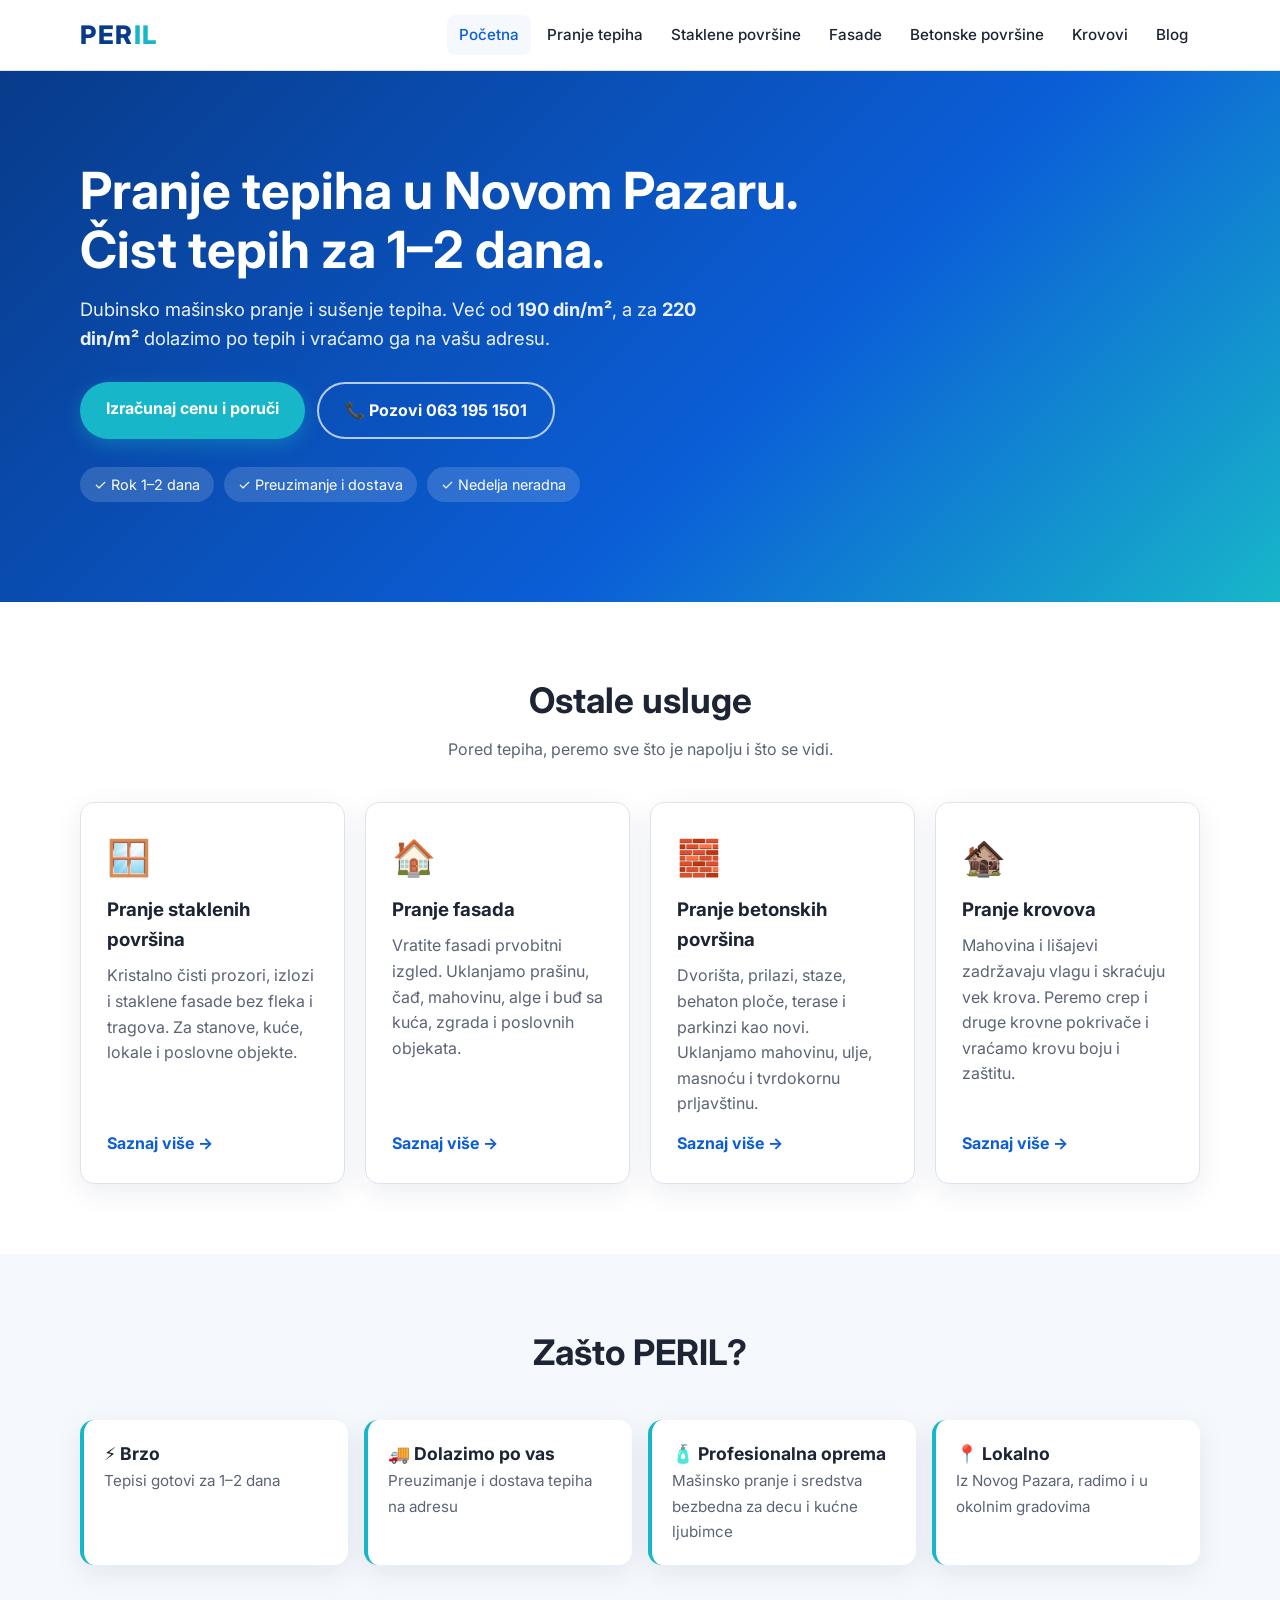
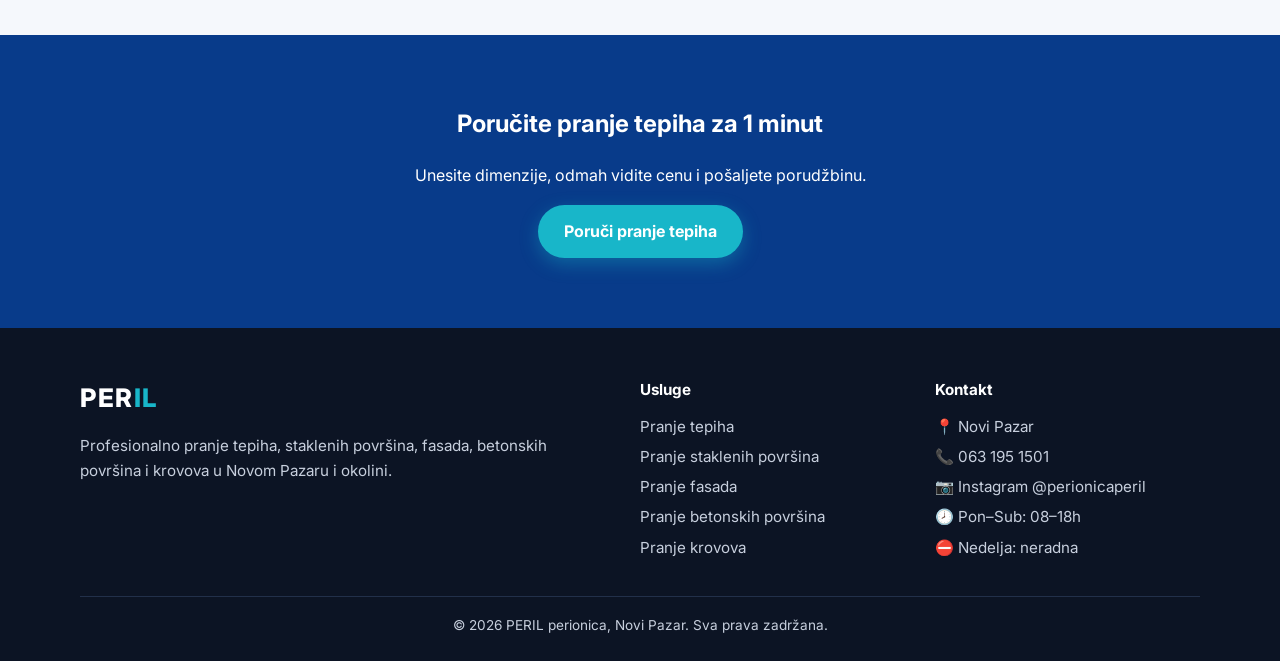
<file: index.html>
<!DOCTYPE html>
<html lang="sr-Latn">
<head>
  <meta charset="UTF-8">
  <meta name="viewport" content="width=device-width, initial-scale=1">
  <title>PERIL perionica Novi Pazar | Pranje tepiha, fasada, krovova i stakla</title>
  <meta name="description" content="PERIL perionica iz Novog Pazara: pranje tepiha 190 din/m², preuzimanje i dostava, rok 1-2 dana. Pranje fasada, krovova, betonskih i staklenih površina.">
  <link rel="preconnect" href="https://fonts.googleapis.com">
  <link href="https://fonts.googleapis.com/css2?family=Inter:wght@400;500;600;700;800&display=swap" rel="stylesheet">
  <link rel="stylesheet" href="assets/css/style.css">
</head>
<body>
<header class="header">
  <div class="container">
    <a href="index.html" class="logo">PER<span>IL</span></a>
    <button class="nav-toggle" aria-label="Meni" aria-expanded="false">☰</button>
    <nav class="nav">
      <ul>
        <li><a href="index.html" class="aktivan">Početna</a></li>
        <li><a href="pranje-tepiha.html">Pranje tepiha</a></li>
        <li><a href="pranje-staklenih-povrsina.html">Staklene površine</a></li>
        <li><a href="pranje-fasada.html">Fasade</a></li>
        <li><a href="pranje-betonskih-povrsina.html">Betonske površine</a></li>
        <li><a href="pranje-krovova.html">Krovovi</a></li>
        <li><a href="blog.html">Blog</a></li>
      </ul>
    </nav>
  </div>
</header>

<section class="hero">
  <div class="container">
    <h1>Pranje tepiha u Novom Pazaru.<br>Čist tepih za 1–2 dana.</h1>
    <p>Dubinsko mašinsko pranje i sušenje tepiha. Već od <strong>190 din/m²</strong>, a za <strong>220 din/m²</strong> dolazimo po tepih i vraćamo ga na vašu adresu.</p>
    <div class="akcije">
      <a href="pranje-tepiha.html#kalkulator" class="btn btn-primarno">Izračunaj cenu i poruči</a>
      <a href="tel:+381631951501" class="btn btn-sekundarno">📞 Pozovi 063 195 1501</a>
    </div>
    <div class="hero-oznake">
      <span class="oznaka">✓ Rok 1–2 dana</span>
      <span class="oznaka">✓ Preuzimanje i dostava</span>
      <span class="oznaka">✓ Nedelja neradna</span>
    </div>
  </div>
</section>

<section>
  <div class="container">
    <div class="naslov-sekcije"><h2>Ostale usluge</h2><p>Pored tepiha, peremo sve što je napolju i što se vidi.</p></div>
    <div class="kartice">
      <a href="pranje-staklenih-povrsina.html" class="kartica">
        <div class="ikona">🪟</div>
        <h3>Pranje staklenih površina</h3>
        <p>Kristalno čisti prozori, izlozi i staklene fasade bez fleka i tragova. Za stanove, kuće, lokale i poslovne objekte.</p>
        <span class="vise">Saznaj više →</span>
      </a>
      <a href="pranje-fasada.html" class="kartica">
        <div class="ikona">🏠</div>
        <h3>Pranje fasada</h3>
        <p>Vratite fasadi prvobitni izgled. Uklanjamo prašinu, čađ, mahovinu, alge i buđ sa kuća, zgrada i poslovnih objekata.</p>
        <span class="vise">Saznaj više →</span>
      </a>
      <a href="pranje-betonskih-povrsina.html" class="kartica">
        <div class="ikona">🧱</div>
        <h3>Pranje betonskih površina</h3>
        <p>Dvorišta, prilazi, staze, behaton ploče, terase i parkinzi kao novi. Uklanjamo mahovinu, ulje, masnoću i tvrdokornu prljavštinu.</p>
        <span class="vise">Saznaj više →</span>
      </a>
      <a href="pranje-krovova.html" class="kartica">
        <div class="ikona">🏚️</div>
        <h3>Pranje krovova</h3>
        <p>Mahovina i lišajevi zadržavaju vlagu i skraćuju vek krova. Peremo crep i druge krovne pokrivače i vraćamo krovu boju i zaštitu.</p>
        <span class="vise">Saznaj više →</span>
      </a>
    </div>
  </div>
</section>

<section class="sekcija-siva">
  <div class="container">
    <div class="naslov-sekcije"><h2>Zašto PERIL?</h2></div>
    <div class="info-traka">
      <div class="info-stavka"><strong>⚡ Brzo</strong><span>Tepisi gotovi za 1–2 dana</span></div>
      <div class="info-stavka"><strong>🚚 Dolazimo po vas</strong><span>Preuzimanje i dostava tepiha na adresu</span></div>
      <div class="info-stavka"><strong>🧴 Profesionalna oprema</strong><span>Mašinsko pranje i sredstva bezbedna za decu i kućne ljubimce</span></div>
      <div class="info-stavka"><strong>📍 Lokalno</strong><span>Iz Novog Pazara, radimo i u okolnim gradovima</span></div>
    </div>
  </div>
</section>

<section class="cta-traka">
  <div class="container">
    <h2>Poručite pranje tepiha za 1 minut</h2>
    <p>Unesite dimenzije, odmah vidite cenu i pošaljete porudžbinu.</p>
    <a href="pranje-tepiha.html#kalkulator" class="btn btn-primarno">Poruči pranje tepiha</a>
  </div>
</section>

<footer class="footer">
  <div class="container">
    <div class="footer-grid">
      <div>
        <a href="index.html" class="logo">PER<span>IL</span></a>
        <p>Profesionalno pranje tepiha, staklenih površina, fasada, betonskih površina i krovova u Novom Pazaru i okolini.</p>
      </div>
      <div>
        <h4>Usluge</h4>
        <ul>
          <li><a href="pranje-tepiha.html">Pranje tepiha</a></li>
          <li><a href="pranje-staklenih-povrsina.html">Pranje staklenih površina</a></li>
          <li><a href="pranje-fasada.html">Pranje fasada</a></li>
          <li><a href="pranje-betonskih-povrsina.html">Pranje betonskih površina</a></li>
          <li><a href="pranje-krovova.html">Pranje krovova</a></li>
        </ul>
      </div>
      <div>
        <h4>Kontakt</h4>
        <ul>
          <li>📍 Novi Pazar</li>
          <li>📞 <a href="tel:+381631951501">063 195 1501</a></li>
          <li>📷 <a href="https://www.instagram.com/perionicaperil/" target="_blank" rel="noopener">Instagram @perionicaperil</a></li>
          <li>🕗 Pon–Sub: 08–18h</li>
          <li>⛔ Nedelja: neradna</li>
        </ul>
      </div>
    </div>
    <div class="dno">© <span id="godina">2026</span> PERIL perionica, Novi Pazar. Sva prava zadržana.</div>
  </div>
</footer>
<script src="assets/js/main.js"></script>
</body>
</html>
</file>
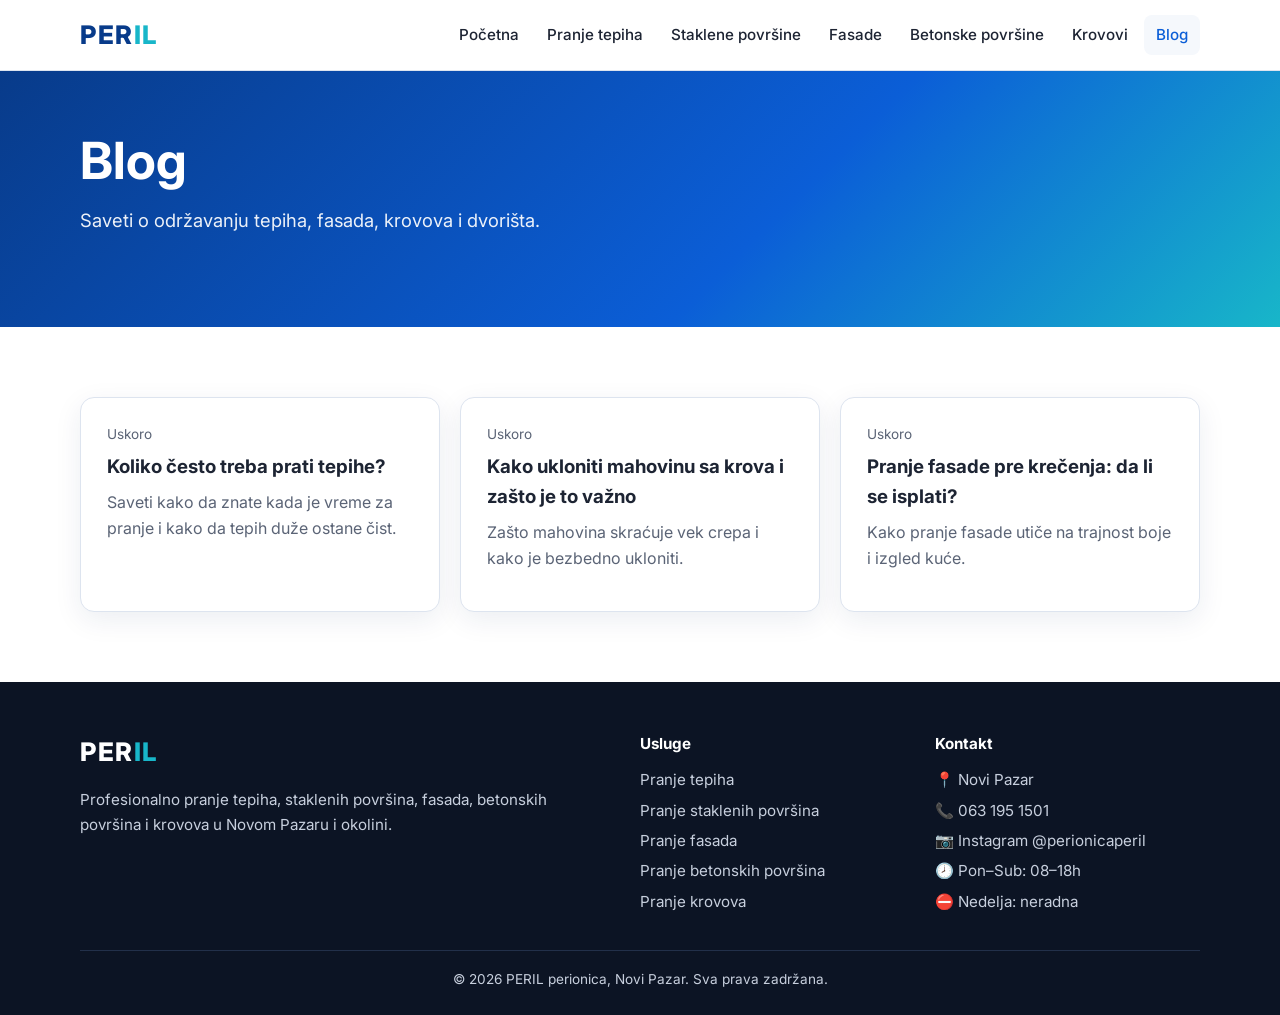
<file: blog.html>
<!DOCTYPE html>
<html lang="sr-Latn">
<head>
  <meta charset="UTF-8">
  <meta name="viewport" content="width=device-width, initial-scale=1">
  <title>Blog | PERIL perionica Novi Pazar</title>
  <meta name="description" content="Saveti o održavanju tepiha, fasada, krovova i dvorišta od PERIL perionice iz Novog Pazara.">
  <link rel="preconnect" href="https://fonts.googleapis.com">
  <link href="https://fonts.googleapis.com/css2?family=Inter:wght@400;500;600;700;800&display=swap" rel="stylesheet">
  <link rel="stylesheet" href="assets/css/style.css">
</head>
<body>
<header class="header">
  <div class="container">
    <a href="index.html" class="logo">PER<span>IL</span></a>
    <button class="nav-toggle" aria-label="Meni" aria-expanded="false">☰</button>
    <nav class="nav">
      <ul>
        <li><a href="index.html">Početna</a></li>
        <li><a href="pranje-tepiha.html">Pranje tepiha</a></li>
        <li><a href="pranje-staklenih-povrsina.html">Staklene površine</a></li>
        <li><a href="pranje-fasada.html">Fasade</a></li>
        <li><a href="pranje-betonskih-povrsina.html">Betonske površine</a></li>
        <li><a href="pranje-krovova.html">Krovovi</a></li>
        <li><a href="blog.html" class="aktivan">Blog</a></li>
      </ul>
    </nav>
  </div>
</header>

<section class="hero mali">
  <div class="container">
    <h1>Blog</h1>
    <p>Saveti o održavanju tepiha, fasada, krovova i dvorišta.</p>
  </div>
</section>
<section>
  <div class="container">
    <div class="kartice">
      <div class="kartica blog-kartica">
        <div class="datum">Uskoro</div>
        <h3>Koliko često treba prati tepihe?</h3>
        <p>Saveti kako da znate kada je vreme za pranje i kako da tepih duže ostane čist.</p>
      </div>
      <div class="kartica blog-kartica">
        <div class="datum">Uskoro</div>
        <h3>Kako ukloniti mahovinu sa krova i zašto je to važno</h3>
        <p>Zašto mahovina skraćuje vek crepa i kako je bezbedno ukloniti.</p>
      </div>
      <div class="kartica blog-kartica">
        <div class="datum">Uskoro</div>
        <h3>Pranje fasade pre krečenja: da li se isplati?</h3>
        <p>Kako pranje fasade utiče na trajnost boje i izgled kuće.</p>
      </div>
    </div>
  </div>
</section>

<footer class="footer">
  <div class="container">
    <div class="footer-grid">
      <div>
        <a href="index.html" class="logo">PER<span>IL</span></a>
        <p>Profesionalno pranje tepiha, staklenih površina, fasada, betonskih površina i krovova u Novom Pazaru i okolini.</p>
      </div>
      <div>
        <h4>Usluge</h4>
        <ul>
          <li><a href="pranje-tepiha.html">Pranje tepiha</a></li>
          <li><a href="pranje-staklenih-povrsina.html">Pranje staklenih površina</a></li>
          <li><a href="pranje-fasada.html">Pranje fasada</a></li>
          <li><a href="pranje-betonskih-povrsina.html">Pranje betonskih površina</a></li>
          <li><a href="pranje-krovova.html">Pranje krovova</a></li>
        </ul>
      </div>
      <div>
        <h4>Kontakt</h4>
        <ul>
          <li>📍 Novi Pazar</li>
          <li>📞 <a href="tel:+381631951501">063 195 1501</a></li>
          <li>📷 <a href="https://www.instagram.com/perionicaperil/" target="_blank" rel="noopener">Instagram @perionicaperil</a></li>
          <li>🕗 Pon–Sub: 08–18h</li>
          <li>⛔ Nedelja: neradna</li>
        </ul>
      </div>
    </div>
    <div class="dno">© <span id="godina">2026</span> PERIL perionica, Novi Pazar. Sva prava zadržana.</div>
  </div>
</footer>
<script src="assets/js/main.js"></script>
</body>
</html>
</file>
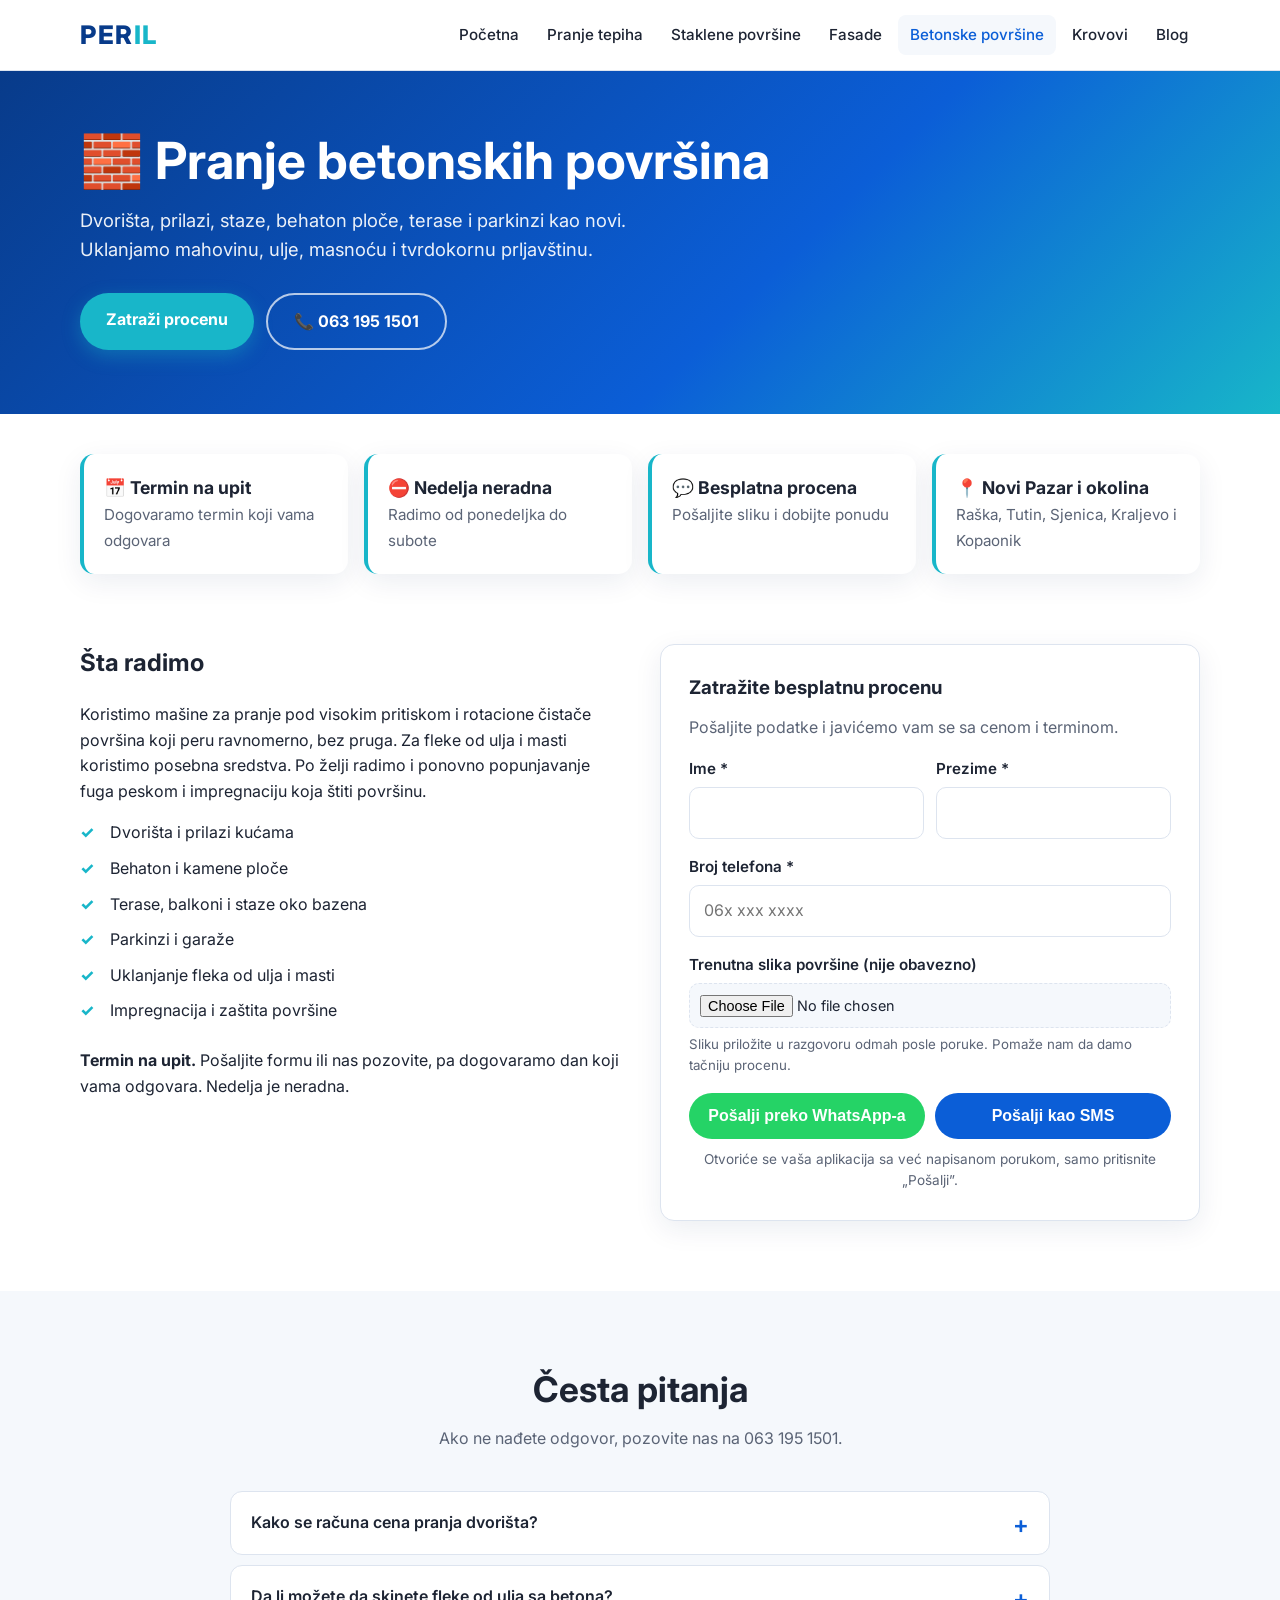
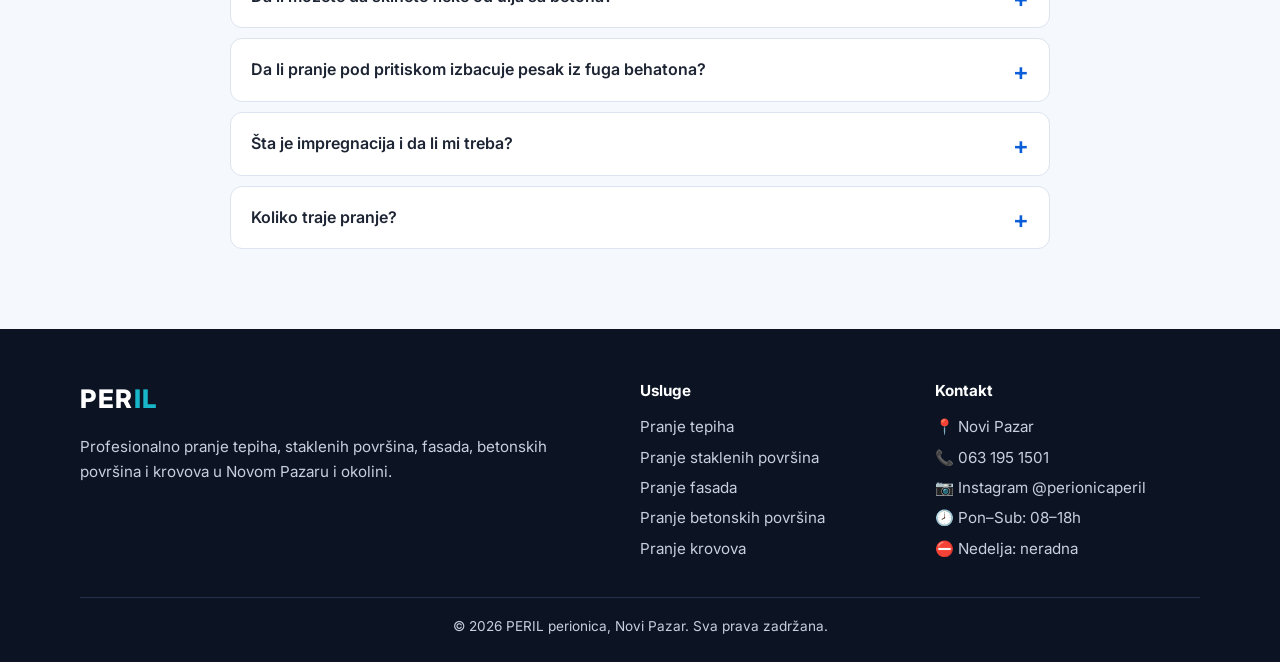
<file: pranje-betonskih-povrsina.html>
<!DOCTYPE html>
<html lang="sr-Latn">
<head>
  <meta charset="UTF-8">
  <meta name="viewport" content="width=device-width, initial-scale=1">
  <title>Pranje betonskih površina i behaton ploča Novi Pazar | PERIL</title>
  <meta name="description" content="Pranje dvorišta, staza, behaton ploča, parkinga i terasa pod visokim pritiskom u Novom Pazaru i okolini. Uklanjanje ulja, mahovine i fleka.">
  <link rel="preconnect" href="https://fonts.googleapis.com">
  <link href="https://fonts.googleapis.com/css2?family=Inter:wght@400;500;600;700;800&display=swap" rel="stylesheet">
  <link rel="stylesheet" href="assets/css/style.css">
</head>
<body>
<header class="header">
  <div class="container">
    <a href="index.html" class="logo">PER<span>IL</span></a>
    <button class="nav-toggle" aria-label="Meni" aria-expanded="false">☰</button>
    <nav class="nav">
      <ul>
        <li><a href="index.html">Početna</a></li>
        <li><a href="pranje-tepiha.html">Pranje tepiha</a></li>
        <li><a href="pranje-staklenih-povrsina.html">Staklene površine</a></li>
        <li><a href="pranje-fasada.html">Fasade</a></li>
        <li><a href="pranje-betonskih-povrsina.html" class="aktivan">Betonske površine</a></li>
        <li><a href="pranje-krovova.html">Krovovi</a></li>
        <li><a href="blog.html">Blog</a></li>
      </ul>
    </nav>
  </div>
</header>

<section class="hero mali">
  <div class="container">
    <h1>🧱 Pranje betonskih površina</h1>
    <p>Dvorišta, prilazi, staze, behaton ploče, terase i parkinzi kao novi. Uklanjamo mahovinu, ulje, masnoću i tvrdokornu prljavštinu.</p>
    <div class="akcije">
      <a href="#upit" class="btn btn-primarno">Zatraži procenu</a>
      <a href="tel:+381631951501" class="btn btn-sekundarno">📞 063 195 1501</a>
    </div>
  </div>
</section>

<section style="padding:40px 0 0">
  <div class="container">
    <div class="info-traka">
      <div class="info-stavka"><strong>📅 Termin na upit</strong><span>Dogovaramo termin koji vama odgovara</span></div>
      <div class="info-stavka"><strong>⛔ Nedelja neradna</strong><span>Radimo od ponedeljka do subote</span></div>
      <div class="info-stavka"><strong>💬 Besplatna procena</strong><span>Pošaljite sliku i dobijte ponudu</span></div>
      <div class="info-stavka"><strong>📍 Novi Pazar i okolina</strong><span>Raška, Tutin, Sjenica, Kraljevo i Kopaonik</span></div>
    </div>
  </div>
</section>

<section id="upit">
  <div class="container">
    <div class="dve-kolone">
      <div>
        <h2 style="margin-top:0">Šta radimo</h2>
        <p>Koristimo mašine za pranje pod visokim pritiskom i rotacione čistače površina koji peru ravnomerno, bez pruga. Za fleke od ulja i masti koristimo posebna sredstva. Po želji radimo i ponovno popunjavanje fuga peskom i impregnaciju koja štiti površinu.</p>
        <ul class="lista-kvacica">
          <li>Dvorišta i prilazi kućama</li>
          <li>Behaton i kamene ploče</li>
          <li>Terase, balkoni i staze oko bazena</li>
          <li>Parkinzi i garaže</li>
          <li>Uklanjanje fleka od ulja i masti</li>
          <li>Impregnacija i zaštita površine</li>
        </ul>
        <p style="margin-top:24px"><strong>Termin na upit.</strong> Pošaljite formu ili nas pozovite, pa dogovaramo dan koji vama odgovara. Nedelja je neradna.</p>
      </div>

      <form class="panel forma-poruka" data-usluga="Pranje betonskih površina" novalidate>
        <h3>Zatražite besplatnu procenu</h3>
        <p style="color:var(--siva);margin-top:-6px">Pošaljite podatke i javićemo vam se sa cenom i terminom.</p>
        <div class="red">
          <div class="polje"><label>Ime *</label><input type="text" data-label="Ime" required></div>
          <div class="polje"><label>Prezime *</label><input type="text" data-label="Prezime" required></div>
        </div>
        <div class="polje"><label>Broj telefona *</label><input type="tel" data-label="Telefon" placeholder="06x xxx xxxx" required></div>
        <div class="polje">
          <label>Trenutna slika površine (nije obavezno)</label>
          <input type="file" class="slika-polje" accept="image/*">
          <small class="slika-info">Sliku priložite u razgovoru odmah posle poruke. Pomaže nam da damo tačniju procenu.</small>
        </div>

        <div class="slanje">
          <button type="submit" name="kanal" value="whatsapp" class="btn btn-wa">Pošalji preko WhatsApp-a</button>
          <button type="submit" name="kanal" value="sms" class="btn btn-plavo">Pošalji kao SMS</button>
        </div>
        <small class="napomena-slanje">Otvoriće se vaša aplikacija sa već napisanom porukom, samo pritisnite „Pošalji”.</small>
      </form>
    </div>
  </div>
</section>

<section class="sekcija-siva" id="faq">
  <div class="container">
    <div class="naslov-sekcije"><h2>Česta pitanja</h2><p>Ako ne nađete odgovor, pozovite nas na 063 195 1501.</p></div>
    <div class="faq">
      <details>
        <summary>Kako se računa cena pranja dvorišta?</summary>
        <p>Po kvadratnom metru, u zavisnosti od vrste podloge i zaprljanosti. Pošaljite sliku i približnu površinu kroz formu i dobićete ponudu.</p>
      </details>
      <details>
        <summary>Da li možete da skinete fleke od ulja sa betona?</summary>
        <p>U većini slučajeva da. Sveže fleke se skidaju skoro potpuno, a stare i duboko upijene fleke značajno posvetlimo.</p>
      </details>
      <details>
        <summary>Da li pranje pod pritiskom izbacuje pesak iz fuga behatona?</summary>
        <p>Delimično da, zato posle pranja po želji ponovo popunjavamo fuge peskom, što sprečava i rast trave između ploča.</p>
      </details>
      <details>
        <summary>Šta je impregnacija i da li mi treba?</summary>
        <p>Impregnacija je zaštitni premaz koji smanjuje upijanje vode, ulja i prljavštine, pa površina duže ostaje čista. Preporučujemo je posle pranja behatona i kamenih ploča.</p>
      </details>
      <details>
        <summary>Koliko traje pranje?</summary>
        <p>Prosečno dvorište od 100 do 150 m² operemo za nekoliko sati. Površina se suši za par sati, zavisno od vremena.</p>
      </details>
    </div>
  </div>
</section>

<footer class="footer">
  <div class="container">
    <div class="footer-grid">
      <div>
        <a href="index.html" class="logo">PER<span>IL</span></a>
        <p>Profesionalno pranje tepiha, staklenih površina, fasada, betonskih površina i krovova u Novom Pazaru i okolini.</p>
      </div>
      <div>
        <h4>Usluge</h4>
        <ul>
          <li><a href="pranje-tepiha.html">Pranje tepiha</a></li>
          <li><a href="pranje-staklenih-povrsina.html">Pranje staklenih površina</a></li>
          <li><a href="pranje-fasada.html">Pranje fasada</a></li>
          <li><a href="pranje-betonskih-povrsina.html">Pranje betonskih površina</a></li>
          <li><a href="pranje-krovova.html">Pranje krovova</a></li>
        </ul>
      </div>
      <div>
        <h4>Kontakt</h4>
        <ul>
          <li>📍 Novi Pazar</li>
          <li>📞 <a href="tel:+381631951501">063 195 1501</a></li>
          <li>📷 <a href="https://www.instagram.com/perionicaperil/" target="_blank" rel="noopener">Instagram @perionicaperil</a></li>
          <li>🕗 Pon–Sub: 08–18h</li>
          <li>⛔ Nedelja: neradna</li>
        </ul>
      </div>
    </div>
    <div class="dno">© <span id="godina">2026</span> PERIL perionica, Novi Pazar. Sva prava zadržana.</div>
  </div>
</footer>
<script src="assets/js/main.js"></script>
</body>
</html>
</file>
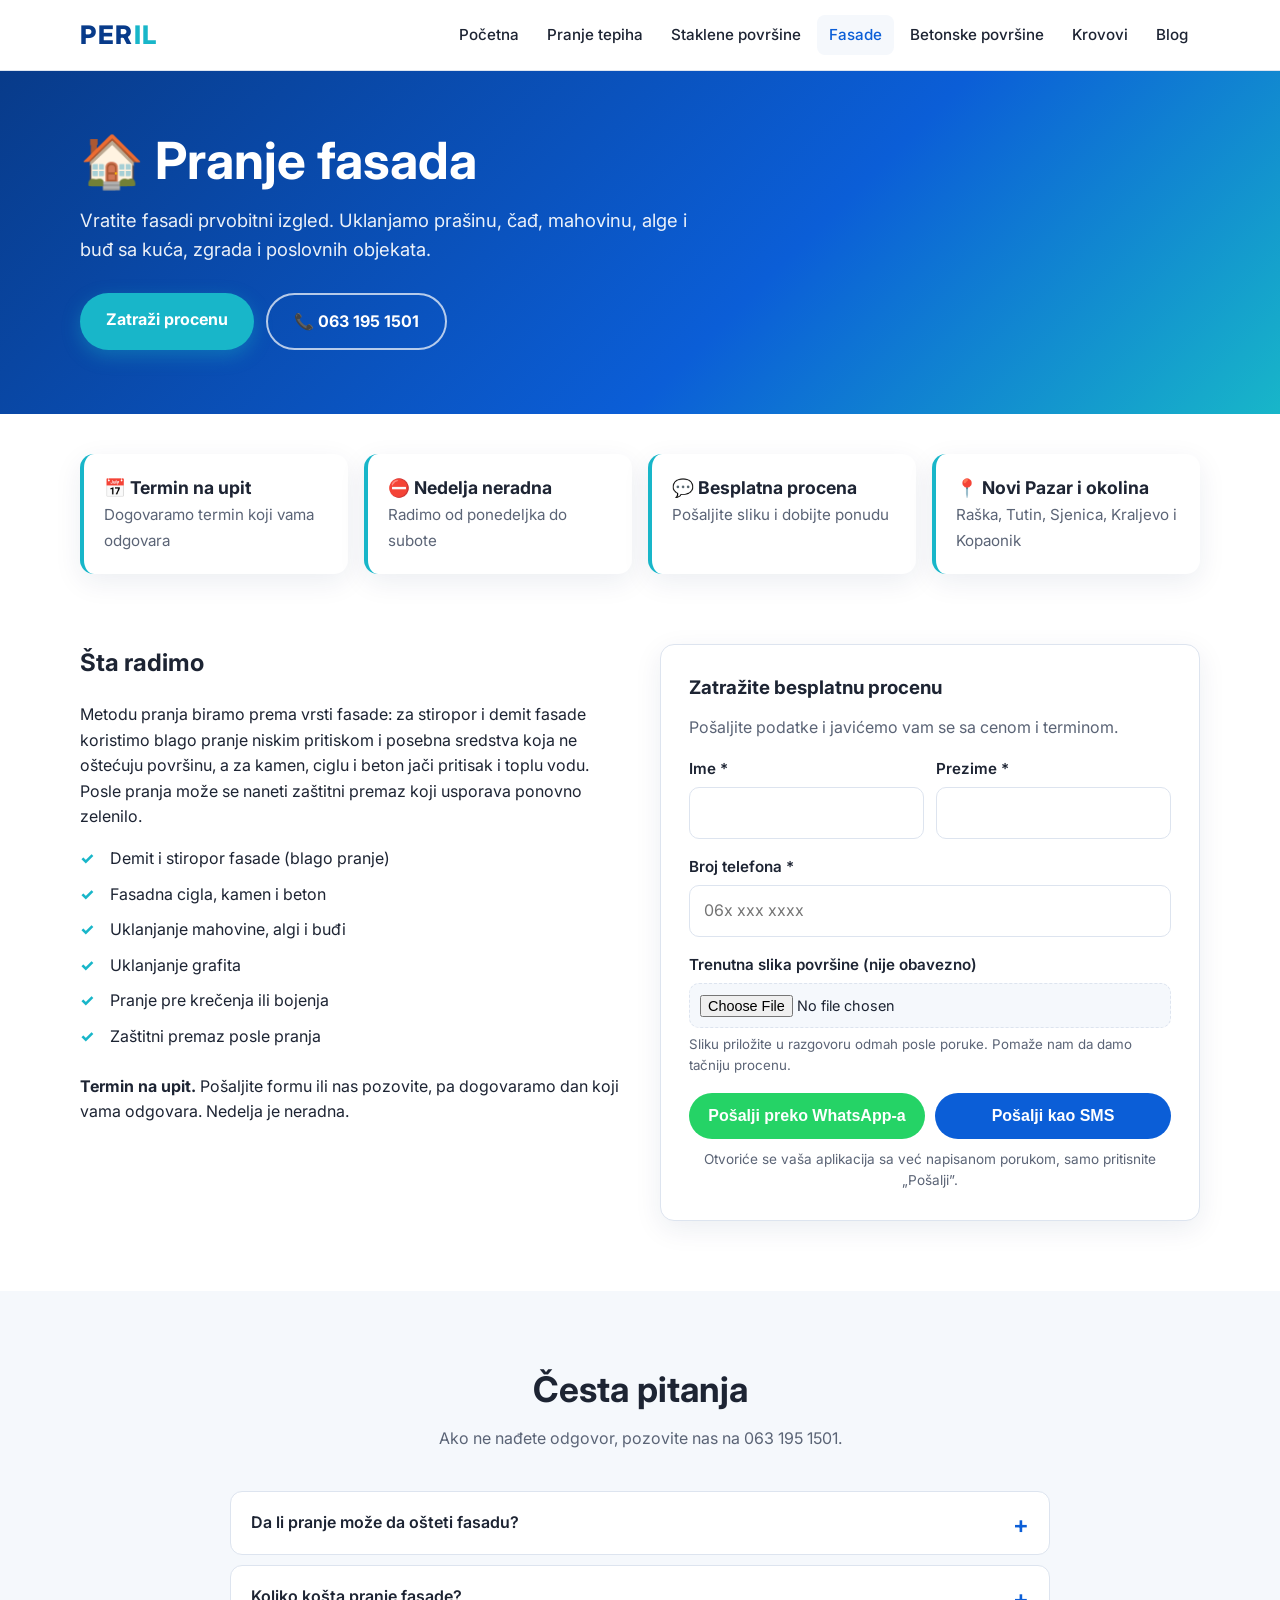
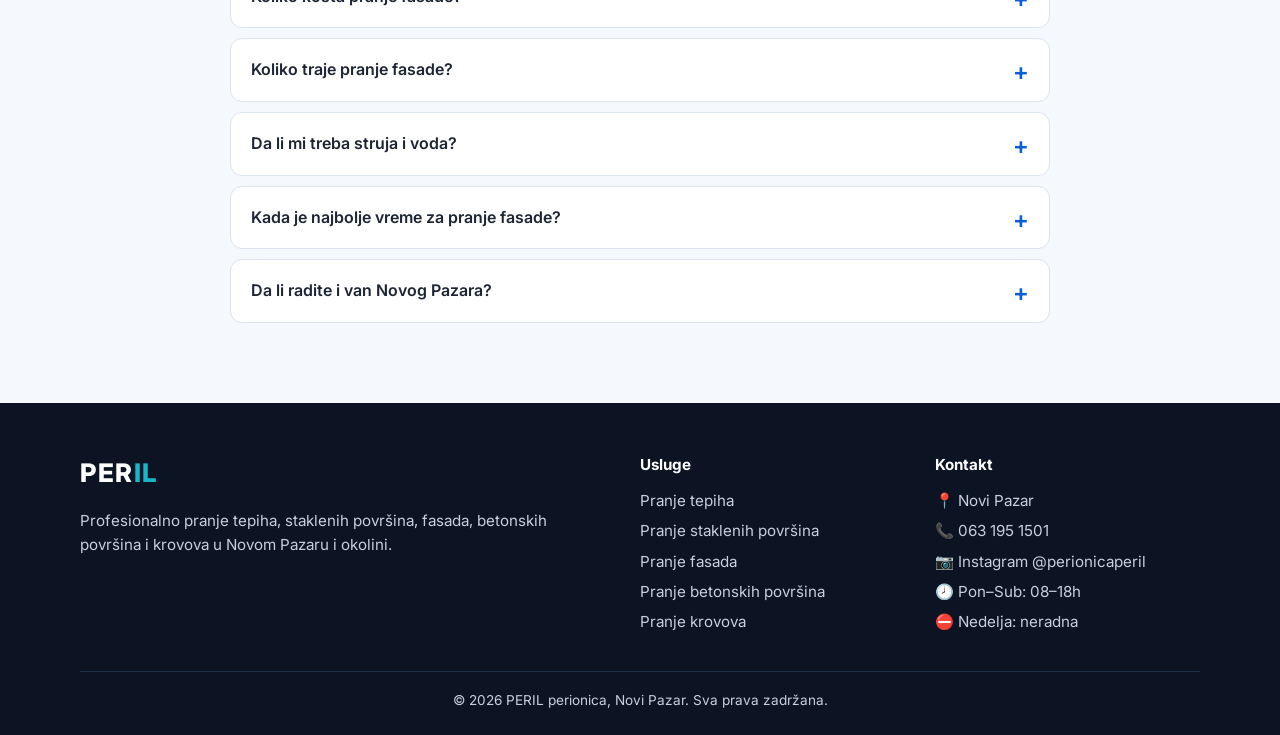
<file: pranje-fasada.html>
<!DOCTYPE html>
<html lang="sr-Latn">
<head>
  <meta charset="UTF-8">
  <meta name="viewport" content="width=device-width, initial-scale=1">
  <title>Pranje fasada Novi Pazar | PERIL</title>
  <meta name="description" content="Pranje fasada kuća, zgrada i poslovnih objekata pod pritiskom u Novom Pazaru i okolnim gradovima. Uklanjanje mahovine, buđi i prljavštine.">
  <link rel="preconnect" href="https://fonts.googleapis.com">
  <link href="https://fonts.googleapis.com/css2?family=Inter:wght@400;500;600;700;800&display=swap" rel="stylesheet">
  <link rel="stylesheet" href="assets/css/style.css">
</head>
<body>
<header class="header">
  <div class="container">
    <a href="index.html" class="logo">PER<span>IL</span></a>
    <button class="nav-toggle" aria-label="Meni" aria-expanded="false">☰</button>
    <nav class="nav">
      <ul>
        <li><a href="index.html">Početna</a></li>
        <li><a href="pranje-tepiha.html">Pranje tepiha</a></li>
        <li><a href="pranje-staklenih-povrsina.html">Staklene površine</a></li>
        <li><a href="pranje-fasada.html" class="aktivan">Fasade</a></li>
        <li><a href="pranje-betonskih-povrsina.html">Betonske površine</a></li>
        <li><a href="pranje-krovova.html">Krovovi</a></li>
        <li><a href="blog.html">Blog</a></li>
      </ul>
    </nav>
  </div>
</header>

<section class="hero mali">
  <div class="container">
    <h1>🏠 Pranje fasada</h1>
    <p>Vratite fasadi prvobitni izgled. Uklanjamo prašinu, čađ, mahovinu, alge i buđ sa kuća, zgrada i poslovnih objekata.</p>
    <div class="akcije">
      <a href="#upit" class="btn btn-primarno">Zatraži procenu</a>
      <a href="tel:+381631951501" class="btn btn-sekundarno">📞 063 195 1501</a>
    </div>
  </div>
</section>

<section style="padding:40px 0 0">
  <div class="container">
    <div class="info-traka">
      <div class="info-stavka"><strong>📅 Termin na upit</strong><span>Dogovaramo termin koji vama odgovara</span></div>
      <div class="info-stavka"><strong>⛔ Nedelja neradna</strong><span>Radimo od ponedeljka do subote</span></div>
      <div class="info-stavka"><strong>💬 Besplatna procena</strong><span>Pošaljite sliku i dobijte ponudu</span></div>
      <div class="info-stavka"><strong>📍 Novi Pazar i okolina</strong><span>Raška, Tutin, Sjenica, Kraljevo i Kopaonik</span></div>
    </div>
  </div>
</section>

<section id="upit">
  <div class="container">
    <div class="dve-kolone">
      <div>
        <h2 style="margin-top:0">Šta radimo</h2>
        <p>Metodu pranja biramo prema vrsti fasade: za stiropor i demit fasade koristimo blago pranje niskim pritiskom i posebna sredstva koja ne oštećuju površinu, a za kamen, ciglu i beton jači pritisak i toplu vodu. Posle pranja može se naneti zaštitni premaz koji usporava ponovno zelenilo.</p>
        <ul class="lista-kvacica">
          <li>Demit i stiropor fasade (blago pranje)</li>
          <li>Fasadna cigla, kamen i beton</li>
          <li>Uklanjanje mahovine, algi i buđi</li>
          <li>Uklanjanje grafita</li>
          <li>Pranje pre krečenja ili bojenja</li>
          <li>Zaštitni premaz posle pranja</li>
        </ul>
        <p style="margin-top:24px"><strong>Termin na upit.</strong> Pošaljite formu ili nas pozovite, pa dogovaramo dan koji vama odgovara. Nedelja je neradna.</p>
      </div>

      <form class="panel forma-poruka" data-usluga="Pranje fasada" novalidate>
        <h3>Zatražite besplatnu procenu</h3>
        <p style="color:var(--siva);margin-top:-6px">Pošaljite podatke i javićemo vam se sa cenom i terminom.</p>
        <div class="red">
          <div class="polje"><label>Ime *</label><input type="text" data-label="Ime" required></div>
          <div class="polje"><label>Prezime *</label><input type="text" data-label="Prezime" required></div>
        </div>
        <div class="polje"><label>Broj telefona *</label><input type="tel" data-label="Telefon" placeholder="06x xxx xxxx" required></div>
        <div class="polje">
          <label>Trenutna slika površine (nije obavezno)</label>
          <input type="file" class="slika-polje" accept="image/*">
          <small class="slika-info">Sliku priložite u razgovoru odmah posle poruke. Pomaže nam da damo tačniju procenu.</small>
        </div>

        <div class="slanje">
          <button type="submit" name="kanal" value="whatsapp" class="btn btn-wa">Pošalji preko WhatsApp-a</button>
          <button type="submit" name="kanal" value="sms" class="btn btn-plavo">Pošalji kao SMS</button>
        </div>
        <small class="napomena-slanje">Otvoriće se vaša aplikacija sa već napisanom porukom, samo pritisnite „Pošalji”.</small>
      </form>
    </div>
  </div>
</section>

<section class="sekcija-siva" id="faq">
  <div class="container">
    <div class="naslov-sekcije"><h2>Česta pitanja</h2><p>Ako ne nađete odgovor, pozovite nas na 063 195 1501.</p></div>
    <div class="faq">
      <details>
        <summary>Da li pranje može da ošteti fasadu?</summary>
        <p>Ne, ako se radi pravilno. Za osetljive fasade (demit, stiropor, malter) koristimo nizak pritisak i odgovarajuća sredstva. Pritisak i metodu uvek prilagođavamo vrsti fasade.</p>
      </details>
      <details>
        <summary>Koliko košta pranje fasade?</summary>
        <p>Cena se računa po kvadratnom metru i zavisi od vrste fasade, stepena zaprljanosti, visine objekta i potrebe za skelom ili platformom. Pošaljite sliku kroz formu za besplatnu procenu.</p>
      </details>
      <details>
        <summary>Koliko traje pranje fasade?</summary>
        <p>Porodična kuća se obično opere za jedan dan. Za veće zgrade dajemo procenu trajanja posle pregleda.</p>
      </details>
      <details>
        <summary>Da li mi treba struja i voda?</summary>
        <p>Potreban nam je priključak za vodu i struju. Ako ih nema na objektu, javite nam unapred pa ćemo doneti svoju opremu.</p>
      </details>
      <details>
        <summary>Kada je najbolje vreme za pranje fasade?</summary>
        <p>Od proleća do jeseni, kada nema mraza. Idealno je oprati fasadu pre krečenja ili bojenja, jer se boja tako bolje drži.</p>
      </details>
      <details>
        <summary>Da li radite i van Novog Pazara?</summary>
        <p>Da. Za pranje fasada dolazimo u Rašku, Tutin, Sjenicu, Kraljevo i na Kopaonik (hoteli i apartmani). Termin dogovaramo na upit.</p>
      </details>
    </div>
  </div>
</section>

<footer class="footer">
  <div class="container">
    <div class="footer-grid">
      <div>
        <a href="index.html" class="logo">PER<span>IL</span></a>
        <p>Profesionalno pranje tepiha, staklenih površina, fasada, betonskih površina i krovova u Novom Pazaru i okolini.</p>
      </div>
      <div>
        <h4>Usluge</h4>
        <ul>
          <li><a href="pranje-tepiha.html">Pranje tepiha</a></li>
          <li><a href="pranje-staklenih-povrsina.html">Pranje staklenih površina</a></li>
          <li><a href="pranje-fasada.html">Pranje fasada</a></li>
          <li><a href="pranje-betonskih-povrsina.html">Pranje betonskih površina</a></li>
          <li><a href="pranje-krovova.html">Pranje krovova</a></li>
        </ul>
      </div>
      <div>
        <h4>Kontakt</h4>
        <ul>
          <li>📍 Novi Pazar</li>
          <li>📞 <a href="tel:+381631951501">063 195 1501</a></li>
          <li>📷 <a href="https://www.instagram.com/perionicaperil/" target="_blank" rel="noopener">Instagram @perionicaperil</a></li>
          <li>🕗 Pon–Sub: 08–18h</li>
          <li>⛔ Nedelja: neradna</li>
        </ul>
      </div>
    </div>
    <div class="dno">© <span id="godina">2026</span> PERIL perionica, Novi Pazar. Sva prava zadržana.</div>
  </div>
</footer>
<script src="assets/js/main.js"></script>
</body>
</html>
</file>
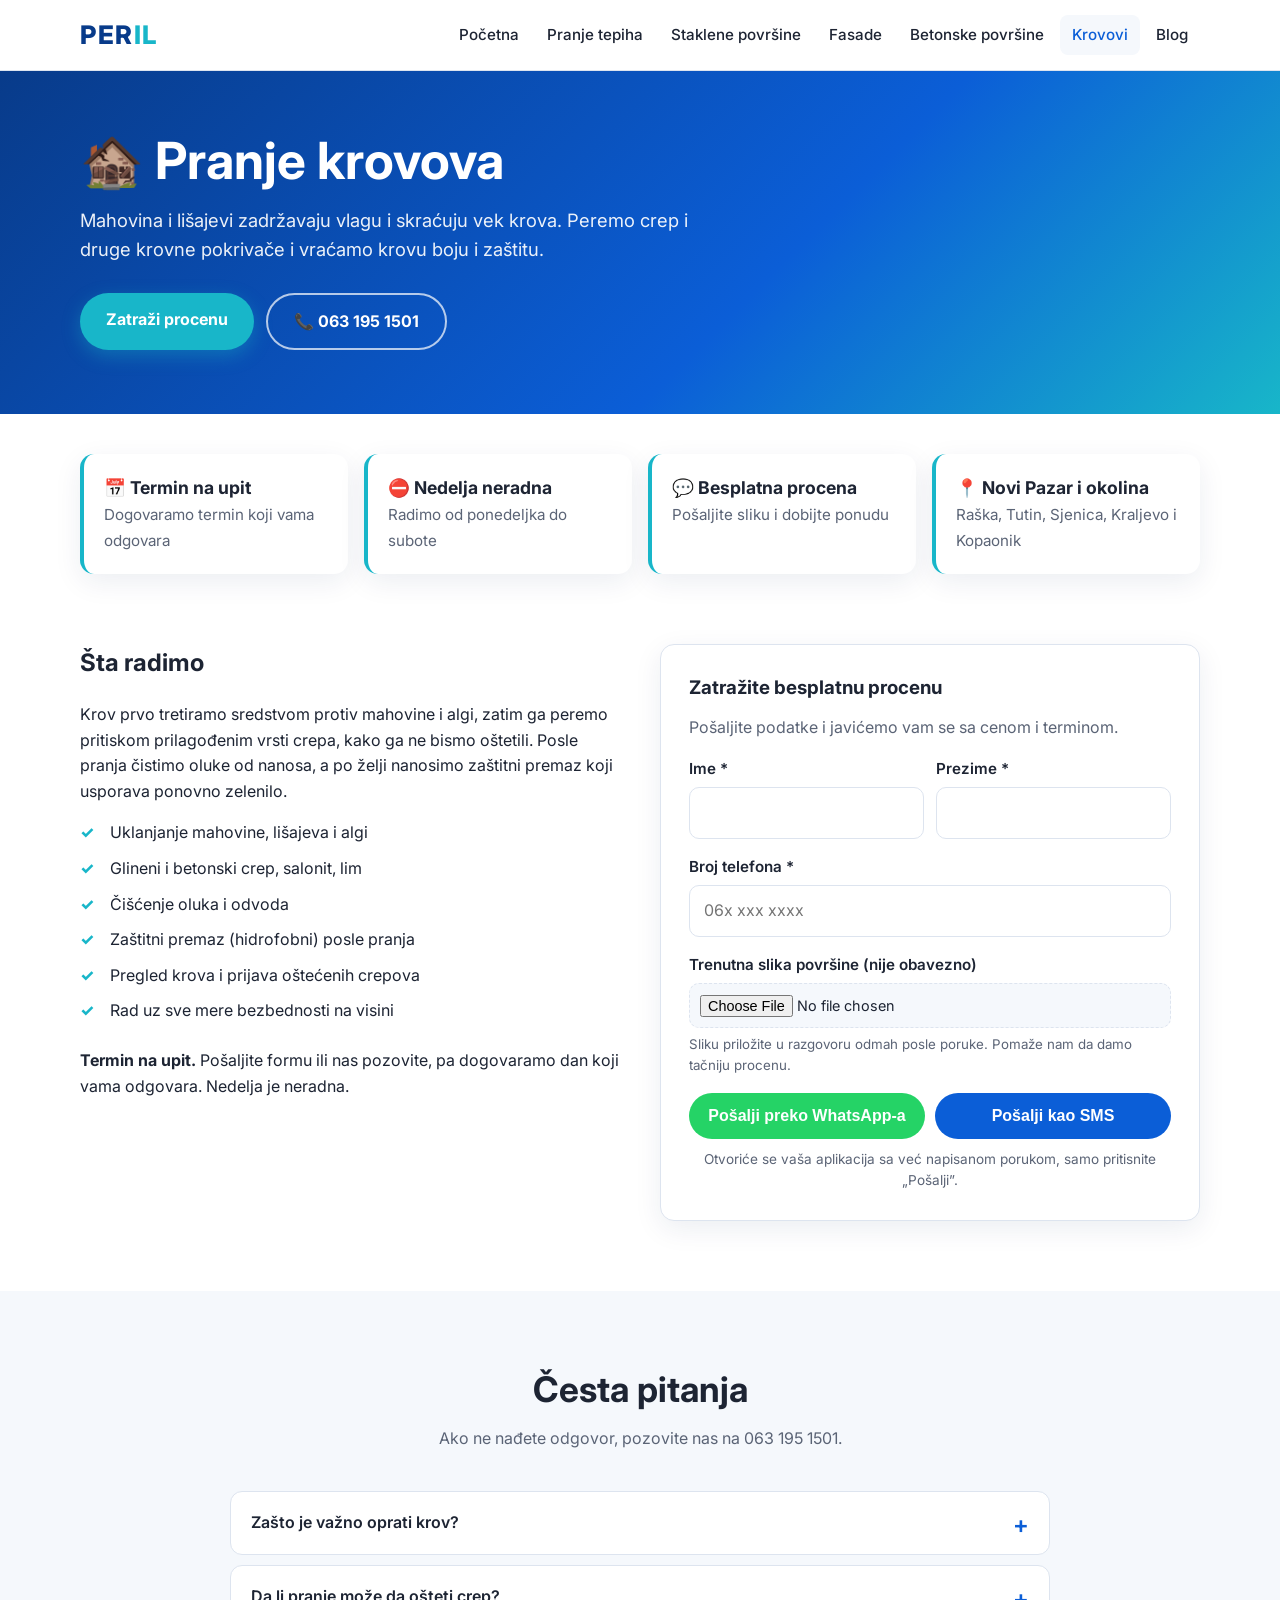
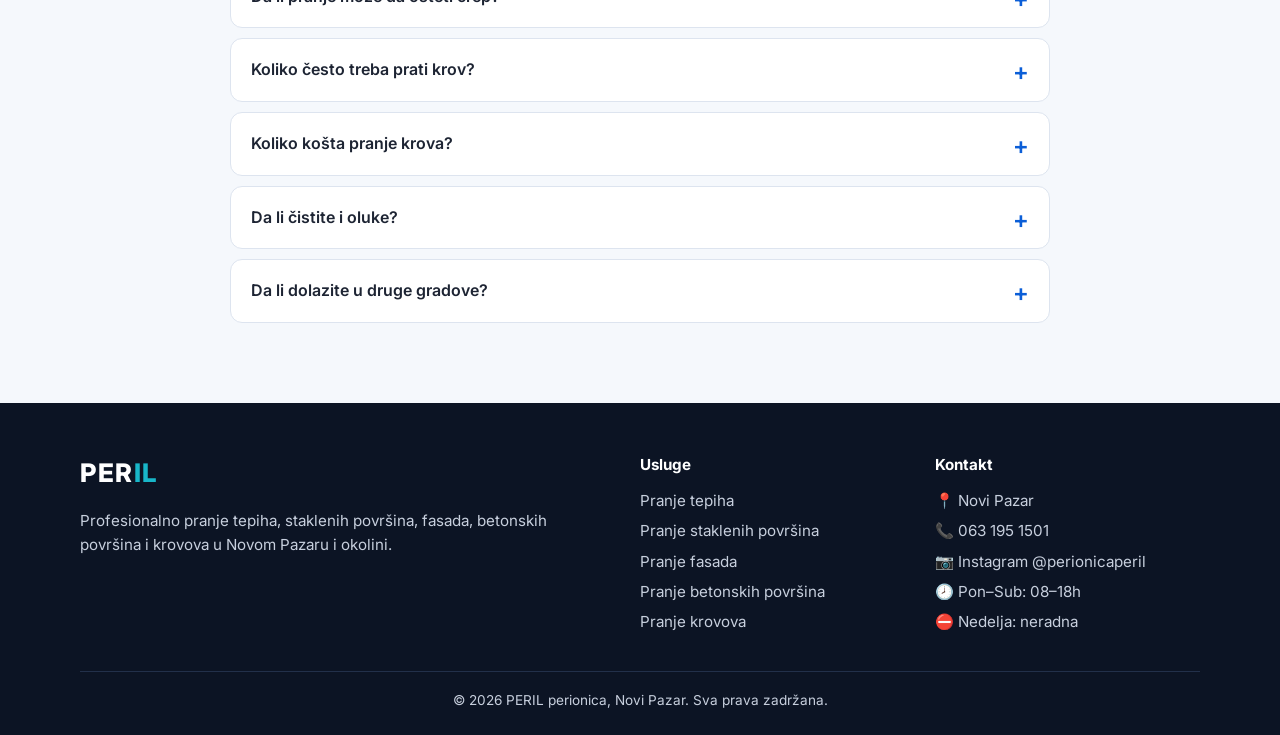
<file: pranje-krovova.html>
<!DOCTYPE html>
<html lang="sr-Latn">
<head>
  <meta charset="UTF-8">
  <meta name="viewport" content="width=device-width, initial-scale=1">
  <title>Pranje krovova Novi Pazar | Uklanjanje mahovine | PERIL</title>
  <meta name="description" content="Pranje krovova i uklanjanje mahovine sa crepa u Novom Pazaru i okolnim gradovima. Zaštitni premaz i čišćenje oluka.">
  <link rel="preconnect" href="https://fonts.googleapis.com">
  <link href="https://fonts.googleapis.com/css2?family=Inter:wght@400;500;600;700;800&display=swap" rel="stylesheet">
  <link rel="stylesheet" href="assets/css/style.css">
</head>
<body>
<header class="header">
  <div class="container">
    <a href="index.html" class="logo">PER<span>IL</span></a>
    <button class="nav-toggle" aria-label="Meni" aria-expanded="false">☰</button>
    <nav class="nav">
      <ul>
        <li><a href="index.html">Početna</a></li>
        <li><a href="pranje-tepiha.html">Pranje tepiha</a></li>
        <li><a href="pranje-staklenih-povrsina.html">Staklene površine</a></li>
        <li><a href="pranje-fasada.html">Fasade</a></li>
        <li><a href="pranje-betonskih-povrsina.html">Betonske površine</a></li>
        <li><a href="pranje-krovova.html" class="aktivan">Krovovi</a></li>
        <li><a href="blog.html">Blog</a></li>
      </ul>
    </nav>
  </div>
</header>

<section class="hero mali">
  <div class="container">
    <h1>🏚️ Pranje krovova</h1>
    <p>Mahovina i lišajevi zadržavaju vlagu i skraćuju vek krova. Peremo crep i druge krovne pokrivače i vraćamo krovu boju i zaštitu.</p>
    <div class="akcije">
      <a href="#upit" class="btn btn-primarno">Zatraži procenu</a>
      <a href="tel:+381631951501" class="btn btn-sekundarno">📞 063 195 1501</a>
    </div>
  </div>
</section>

<section style="padding:40px 0 0">
  <div class="container">
    <div class="info-traka">
      <div class="info-stavka"><strong>📅 Termin na upit</strong><span>Dogovaramo termin koji vama odgovara</span></div>
      <div class="info-stavka"><strong>⛔ Nedelja neradna</strong><span>Radimo od ponedeljka do subote</span></div>
      <div class="info-stavka"><strong>💬 Besplatna procena</strong><span>Pošaljite sliku i dobijte ponudu</span></div>
      <div class="info-stavka"><strong>📍 Novi Pazar i okolina</strong><span>Raška, Tutin, Sjenica, Kraljevo i Kopaonik</span></div>
    </div>
  </div>
</section>

<section id="upit">
  <div class="container">
    <div class="dve-kolone">
      <div>
        <h2 style="margin-top:0">Šta radimo</h2>
        <p>Krov prvo tretiramo sredstvom protiv mahovine i algi, zatim ga peremo pritiskom prilagođenim vrsti crepa, kako ga ne bismo oštetili. Posle pranja čistimo oluke od nanosa, a po želji nanosimo zaštitni premaz koji usporava ponovno zelenilo.</p>
        <ul class="lista-kvacica">
          <li>Uklanjanje mahovine, lišajeva i algi</li>
          <li>Glineni i betonski crep, salonit, lim</li>
          <li>Čišćenje oluka i odvoda</li>
          <li>Zaštitni premaz (hidrofobni) posle pranja</li>
          <li>Pregled krova i prijava oštećenih crepova</li>
          <li>Rad uz sve mere bezbednosti na visini</li>
        </ul>
        <p style="margin-top:24px"><strong>Termin na upit.</strong> Pošaljite formu ili nas pozovite, pa dogovaramo dan koji vama odgovara. Nedelja je neradna.</p>
      </div>

      <form class="panel forma-poruka" data-usluga="Pranje krovova" novalidate>
        <h3>Zatražite besplatnu procenu</h3>
        <p style="color:var(--siva);margin-top:-6px">Pošaljite podatke i javićemo vam se sa cenom i terminom.</p>
        <div class="red">
          <div class="polje"><label>Ime *</label><input type="text" data-label="Ime" required></div>
          <div class="polje"><label>Prezime *</label><input type="text" data-label="Prezime" required></div>
        </div>
        <div class="polje"><label>Broj telefona *</label><input type="tel" data-label="Telefon" placeholder="06x xxx xxxx" required></div>
        <div class="polje">
          <label>Trenutna slika površine (nije obavezno)</label>
          <input type="file" class="slika-polje" accept="image/*">
          <small class="slika-info">Sliku priložite u razgovoru odmah posle poruke. Pomaže nam da damo tačniju procenu.</small>
        </div>

        <div class="slanje">
          <button type="submit" name="kanal" value="whatsapp" class="btn btn-wa">Pošalji preko WhatsApp-a</button>
          <button type="submit" name="kanal" value="sms" class="btn btn-plavo">Pošalji kao SMS</button>
        </div>
        <small class="napomena-slanje">Otvoriće se vaša aplikacija sa već napisanom porukom, samo pritisnite „Pošalji”.</small>
      </form>
    </div>
  </div>
</section>

<section class="sekcija-siva" id="faq">
  <div class="container">
    <div class="naslov-sekcije"><h2>Česta pitanja</h2><p>Ako ne nađete odgovor, pozovite nas na 063 195 1501.</p></div>
    <div class="faq">
      <details>
        <summary>Zašto je važno oprati krov?</summary>
        <p>Mahovina zadržava vlagu, koja zimi mrzne i pucа crep, a voda može da prodre ispod pokrivača. Redovno pranje produžava vek krova i sprečava skupe popravke.</p>
      </details>
      <details>
        <summary>Da li pranje može da ošteti crep?</summary>
        <p>Pritisak prilagođavamo vrsti i stanju crepa. Mahovinu prvo omekšamo sredstvom, pa za pranje nije potreban jak pritisak. Ako primetimo oštećene crepove, javljamo vam pre rada.</p>
      </details>
      <details>
        <summary>Koliko često treba prati krov?</summary>
        <p>U našem podneblju preporuka je na svakih 3 do 5 godina, a sa zaštitnim premazom i ređe. Krovovi okrenuti severu i u hladovini zelene brže.</p>
      </details>
      <details>
        <summary>Koliko košta pranje krova?</summary>
        <p>Cena zavisi od površine, nagiba, vrste pokrivača i zaprljanosti. Pošaljite sliku krova kroz formu i javićemo vam okvirnu cenu.</p>
      </details>
      <details>
        <summary>Da li čistite i oluke?</summary>
        <p>Da, čišćenje oluka od lišća i mahovine je deo usluge pranja krova.</p>
      </details>
      <details>
        <summary>Da li dolazite u druge gradove?</summary>
        <p>Da. Pranje krovova radimo u Novom Pazaru, Raškoj, Tutinu, Sjenici, Kraljevu i na Kopaoniku. Termin na upit.</p>
      </details>
    </div>
  </div>
</section>

<footer class="footer">
  <div class="container">
    <div class="footer-grid">
      <div>
        <a href="index.html" class="logo">PER<span>IL</span></a>
        <p>Profesionalno pranje tepiha, staklenih površina, fasada, betonskih površina i krovova u Novom Pazaru i okolini.</p>
      </div>
      <div>
        <h4>Usluge</h4>
        <ul>
          <li><a href="pranje-tepiha.html">Pranje tepiha</a></li>
          <li><a href="pranje-staklenih-povrsina.html">Pranje staklenih površina</a></li>
          <li><a href="pranje-fasada.html">Pranje fasada</a></li>
          <li><a href="pranje-betonskih-povrsina.html">Pranje betonskih površina</a></li>
          <li><a href="pranje-krovova.html">Pranje krovova</a></li>
        </ul>
      </div>
      <div>
        <h4>Kontakt</h4>
        <ul>
          <li>📍 Novi Pazar</li>
          <li>📞 <a href="tel:+381631951501">063 195 1501</a></li>
          <li>📷 <a href="https://www.instagram.com/perionicaperil/" target="_blank" rel="noopener">Instagram @perionicaperil</a></li>
          <li>🕗 Pon–Sub: 08–18h</li>
          <li>⛔ Nedelja: neradna</li>
        </ul>
      </div>
    </div>
    <div class="dno">© <span id="godina">2026</span> PERIL perionica, Novi Pazar. Sva prava zadržana.</div>
  </div>
</footer>
<script src="assets/js/main.js"></script>
</body>
</html>
</file>
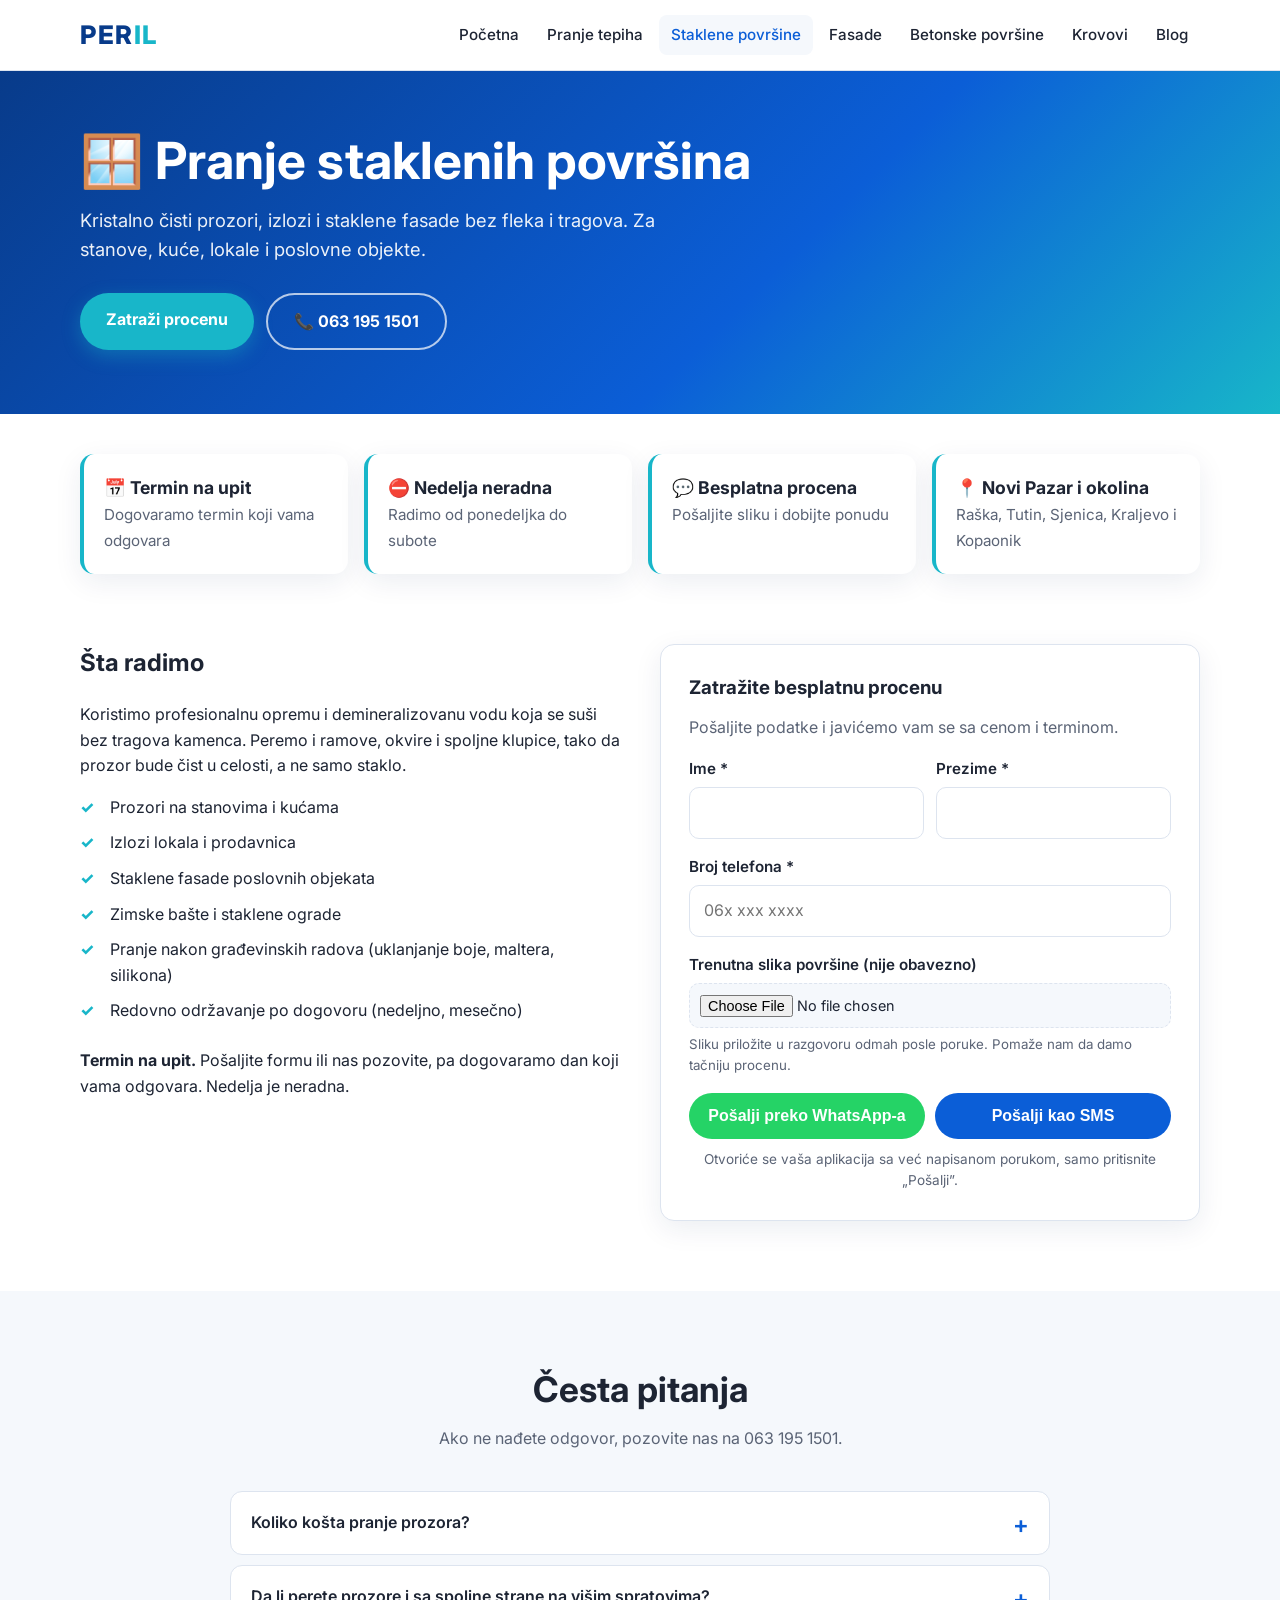
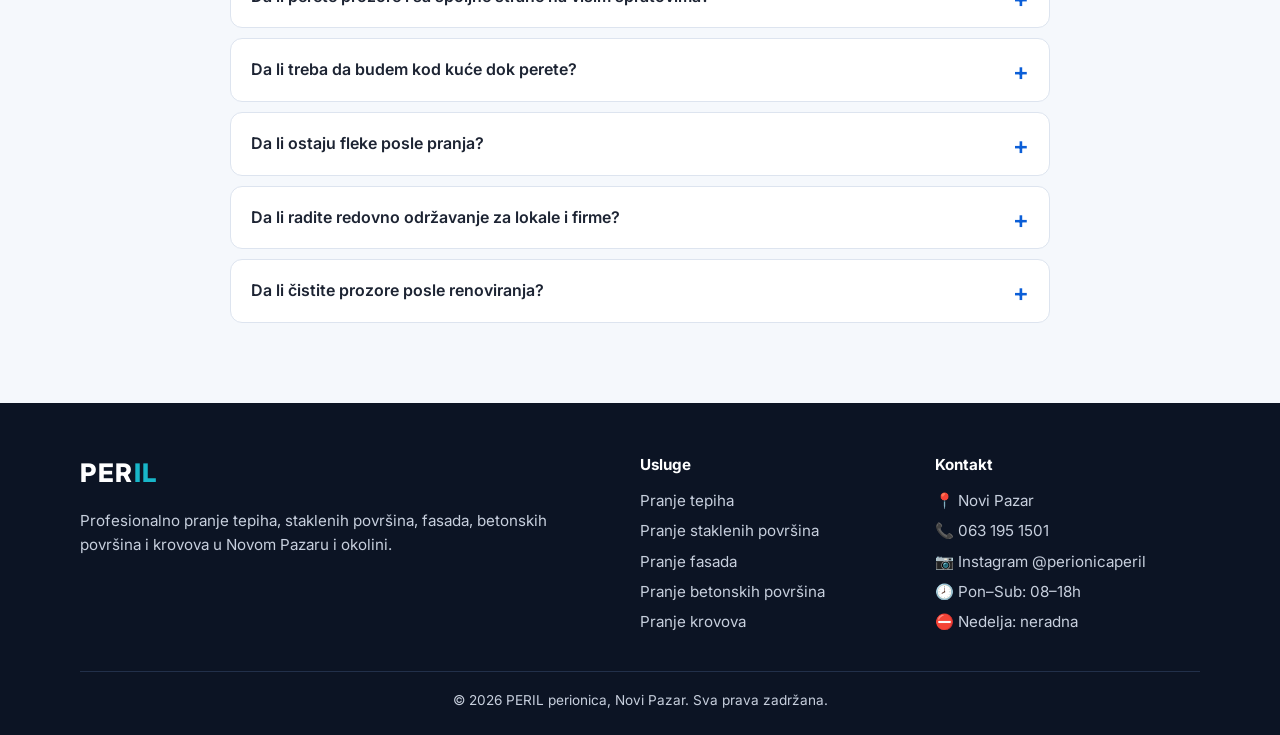
<file: pranje-staklenih-povrsina.html>
<!DOCTYPE html>
<html lang="sr-Latn">
<head>
  <meta charset="UTF-8">
  <meta name="viewport" content="width=device-width, initial-scale=1">
  <title>Pranje staklenih površina Novi Pazar | PERIL</title>
  <meta name="description" content="Profesionalno pranje prozora, izloga i staklenih fasada u Novom Pazaru i okolini. Bez fleka i tragova. Termin na upit.">
  <link rel="preconnect" href="https://fonts.googleapis.com">
  <link href="https://fonts.googleapis.com/css2?family=Inter:wght@400;500;600;700;800&display=swap" rel="stylesheet">
  <link rel="stylesheet" href="assets/css/style.css">
</head>
<body>
<header class="header">
  <div class="container">
    <a href="index.html" class="logo">PER<span>IL</span></a>
    <button class="nav-toggle" aria-label="Meni" aria-expanded="false">☰</button>
    <nav class="nav">
      <ul>
        <li><a href="index.html">Početna</a></li>
        <li><a href="pranje-tepiha.html">Pranje tepiha</a></li>
        <li><a href="pranje-staklenih-povrsina.html" class="aktivan">Staklene površine</a></li>
        <li><a href="pranje-fasada.html">Fasade</a></li>
        <li><a href="pranje-betonskih-povrsina.html">Betonske površine</a></li>
        <li><a href="pranje-krovova.html">Krovovi</a></li>
        <li><a href="blog.html">Blog</a></li>
      </ul>
    </nav>
  </div>
</header>

<section class="hero mali">
  <div class="container">
    <h1>🪟 Pranje staklenih površina</h1>
    <p>Kristalno čisti prozori, izlozi i staklene fasade bez fleka i tragova. Za stanove, kuće, lokale i poslovne objekte.</p>
    <div class="akcije">
      <a href="#upit" class="btn btn-primarno">Zatraži procenu</a>
      <a href="tel:+381631951501" class="btn btn-sekundarno">📞 063 195 1501</a>
    </div>
  </div>
</section>

<section style="padding:40px 0 0">
  <div class="container">
    <div class="info-traka">
      <div class="info-stavka"><strong>📅 Termin na upit</strong><span>Dogovaramo termin koji vama odgovara</span></div>
      <div class="info-stavka"><strong>⛔ Nedelja neradna</strong><span>Radimo od ponedeljka do subote</span></div>
      <div class="info-stavka"><strong>💬 Besplatna procena</strong><span>Pošaljite sliku i dobijte ponudu</span></div>
      <div class="info-stavka"><strong>📍 Novi Pazar i okolina</strong><span>Raška, Tutin, Sjenica, Kraljevo i Kopaonik</span></div>
    </div>
  </div>
</section>

<section id="upit">
  <div class="container">
    <div class="dve-kolone">
      <div>
        <h2 style="margin-top:0">Šta radimo</h2>
        <p>Koristimo profesionalnu opremu i demineralizovanu vodu koja se suši bez tragova kamenca. Peremo i ramove, okvire i spoljne klupice, tako da prozor bude čist u celosti, a ne samo staklo.</p>
        <ul class="lista-kvacica">
          <li>Prozori na stanovima i kućama</li>
          <li>Izlozi lokala i prodavnica</li>
          <li>Staklene fasade poslovnih objekata</li>
          <li>Zimske bašte i staklene ograde</li>
          <li>Pranje nakon građevinskih radova (uklanjanje boje, maltera, silikona)</li>
          <li>Redovno održavanje po dogovoru (nedeljno, mesečno)</li>
        </ul>
        <p style="margin-top:24px"><strong>Termin na upit.</strong> Pošaljite formu ili nas pozovite, pa dogovaramo dan koji vama odgovara. Nedelja je neradna.</p>
      </div>

      <form class="panel forma-poruka" data-usluga="Pranje staklenih površina" novalidate>
        <h3>Zatražite besplatnu procenu</h3>
        <p style="color:var(--siva);margin-top:-6px">Pošaljite podatke i javićemo vam se sa cenom i terminom.</p>
        <div class="red">
          <div class="polje"><label>Ime *</label><input type="text" data-label="Ime" required></div>
          <div class="polje"><label>Prezime *</label><input type="text" data-label="Prezime" required></div>
        </div>
        <div class="polje"><label>Broj telefona *</label><input type="tel" data-label="Telefon" placeholder="06x xxx xxxx" required></div>
        <div class="polje">
          <label>Trenutna slika površine (nije obavezno)</label>
          <input type="file" class="slika-polje" accept="image/*">
          <small class="slika-info">Sliku priložite u razgovoru odmah posle poruke. Pomaže nam da damo tačniju procenu.</small>
        </div>

        <div class="slanje">
          <button type="submit" name="kanal" value="whatsapp" class="btn btn-wa">Pošalji preko WhatsApp-a</button>
          <button type="submit" name="kanal" value="sms" class="btn btn-plavo">Pošalji kao SMS</button>
        </div>
        <small class="napomena-slanje">Otvoriće se vaša aplikacija sa već napisanom porukom, samo pritisnite „Pošalji”.</small>
      </form>
    </div>
  </div>
</section>

<section class="sekcija-siva" id="faq">
  <div class="container">
    <div class="naslov-sekcije"><h2>Česta pitanja</h2><p>Ako ne nađete odgovor, pozovite nas na 063 195 1501.</p></div>
    <div class="faq">
      <details>
        <summary>Koliko košta pranje prozora?</summary>
        <p>Cena zavisi od broja i veličine prozora, sprata i dostupnosti. Pošaljite nam sliku ili broj prozora kroz formu i daćemo vam tačnu cenu bez obaveze.</p>
      </details>
      <details>
        <summary>Da li perete prozore i sa spoljne strane na višim spratovima?</summary>
        <p>Da. Za više spratove koristimo teleskopske štapove sa demineralizovanom vodom, a gde je potrebno i drugu opremu za rad na visini, uz sve mere bezbednosti.</p>
      </details>
      <details>
        <summary>Da li treba da budem kod kuće dok perete?</summary>
        <p>Za unutrašnju stranu prozora da, ili neko koga ovlastite. Spoljne staklene površine na lokalima i fasadama često možemo da operemo i bez vašeg prisustva.</p>
      </details>
      <details>
        <summary>Da li ostaju fleke posle pranja?</summary>
        <p>Ne. Demineralizovana voda nema kamenca pa se staklo suši bez tragova. Ako primetite bilo kakvu fleku, dolazimo ponovo bez naplate.</p>
      </details>
      <details>
        <summary>Da li radite redovno održavanje za lokale i firme?</summary>
        <p>Da, nudimo ugovore za redovno pranje izloga i staklenih površina po povoljnijoj ceni, u terminu koji ne ometa vaš rad.</p>
      </details>
      <details>
        <summary>Da li čistite prozore posle renoviranja?</summary>
        <p>Da. Uklanjamo ostatke boje, maltera, lepka i silikona sa stakla bez grebanja.</p>
      </details>
    </div>
  </div>
</section>

<footer class="footer">
  <div class="container">
    <div class="footer-grid">
      <div>
        <a href="index.html" class="logo">PER<span>IL</span></a>
        <p>Profesionalno pranje tepiha, staklenih površina, fasada, betonskih površina i krovova u Novom Pazaru i okolini.</p>
      </div>
      <div>
        <h4>Usluge</h4>
        <ul>
          <li><a href="pranje-tepiha.html">Pranje tepiha</a></li>
          <li><a href="pranje-staklenih-povrsina.html">Pranje staklenih površina</a></li>
          <li><a href="pranje-fasada.html">Pranje fasada</a></li>
          <li><a href="pranje-betonskih-povrsina.html">Pranje betonskih površina</a></li>
          <li><a href="pranje-krovova.html">Pranje krovova</a></li>
        </ul>
      </div>
      <div>
        <h4>Kontakt</h4>
        <ul>
          <li>📍 Novi Pazar</li>
          <li>📞 <a href="tel:+381631951501">063 195 1501</a></li>
          <li>📷 <a href="https://www.instagram.com/perionicaperil/" target="_blank" rel="noopener">Instagram @perionicaperil</a></li>
          <li>🕗 Pon–Sub: 08–18h</li>
          <li>⛔ Nedelja: neradna</li>
        </ul>
      </div>
    </div>
    <div class="dno">© <span id="godina">2026</span> PERIL perionica, Novi Pazar. Sva prava zadržana.</div>
  </div>
</footer>
<script src="assets/js/main.js"></script>
</body>
</html>
</file>
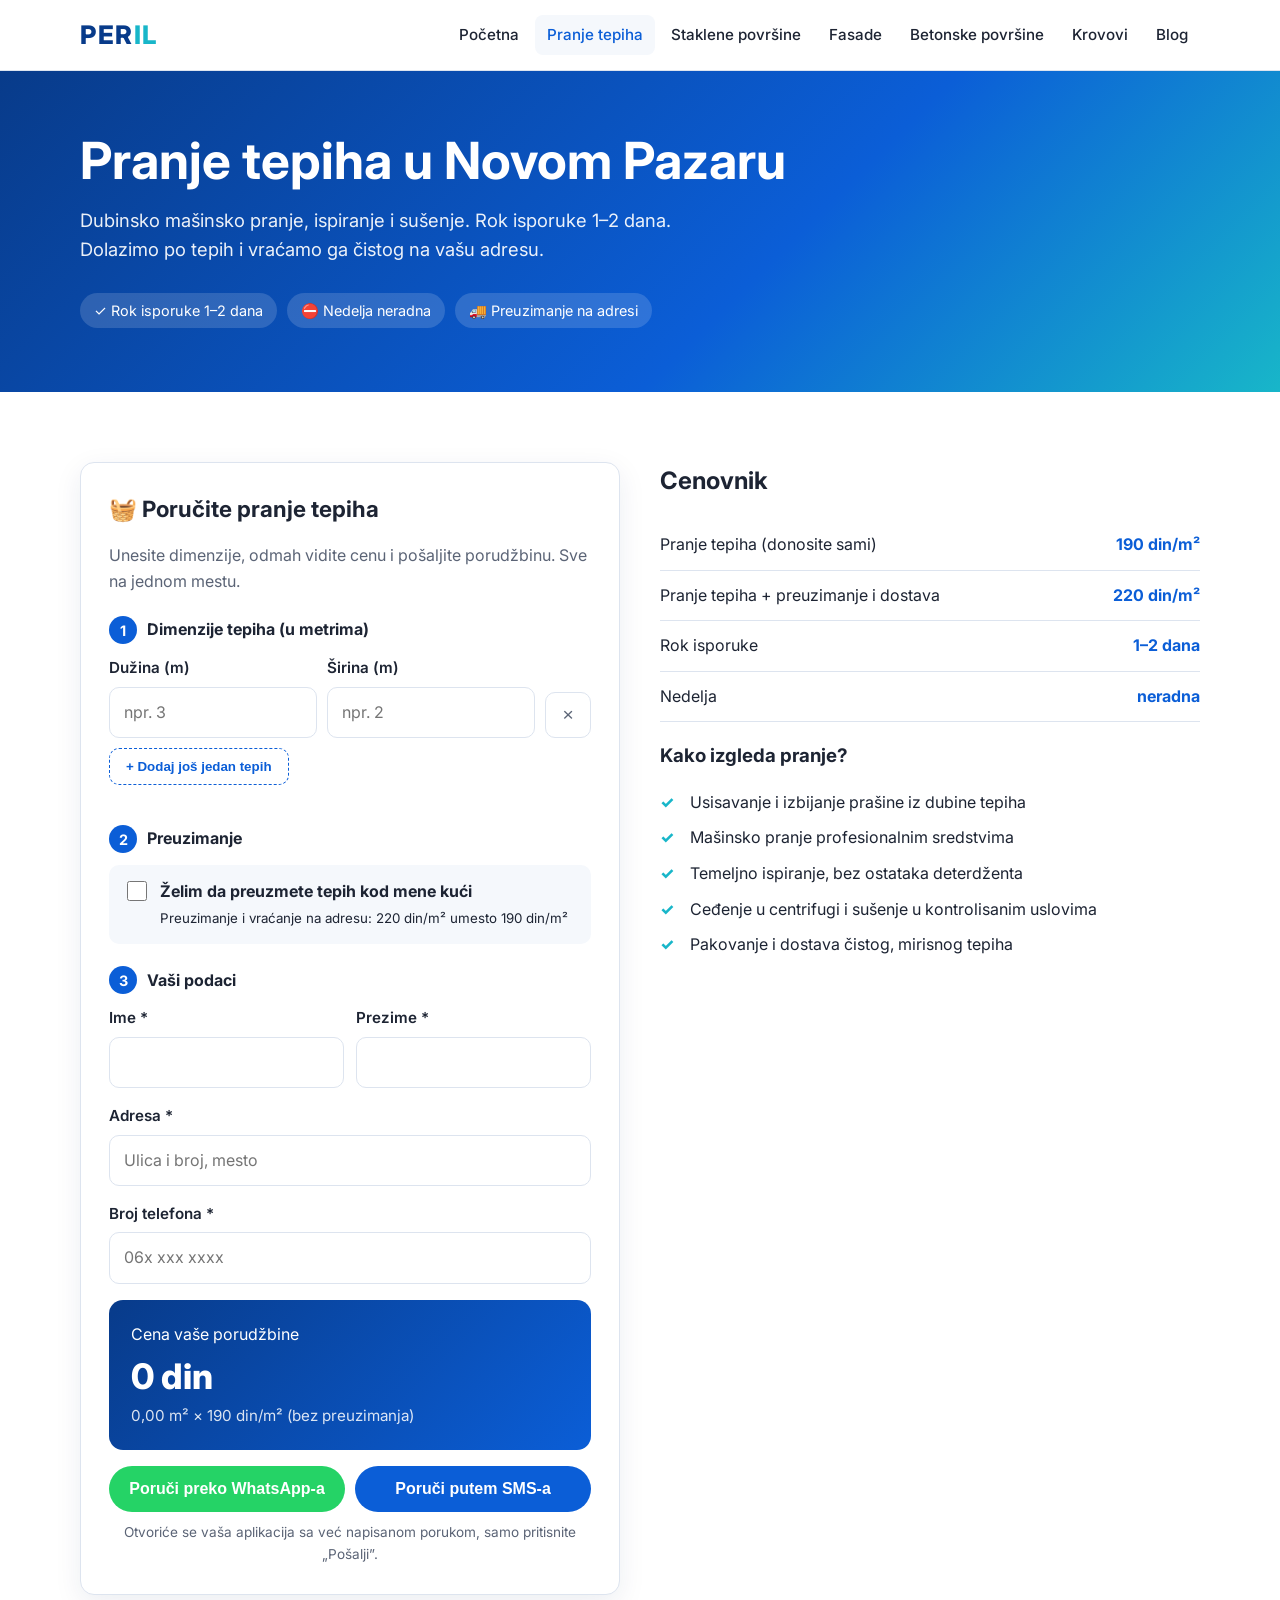
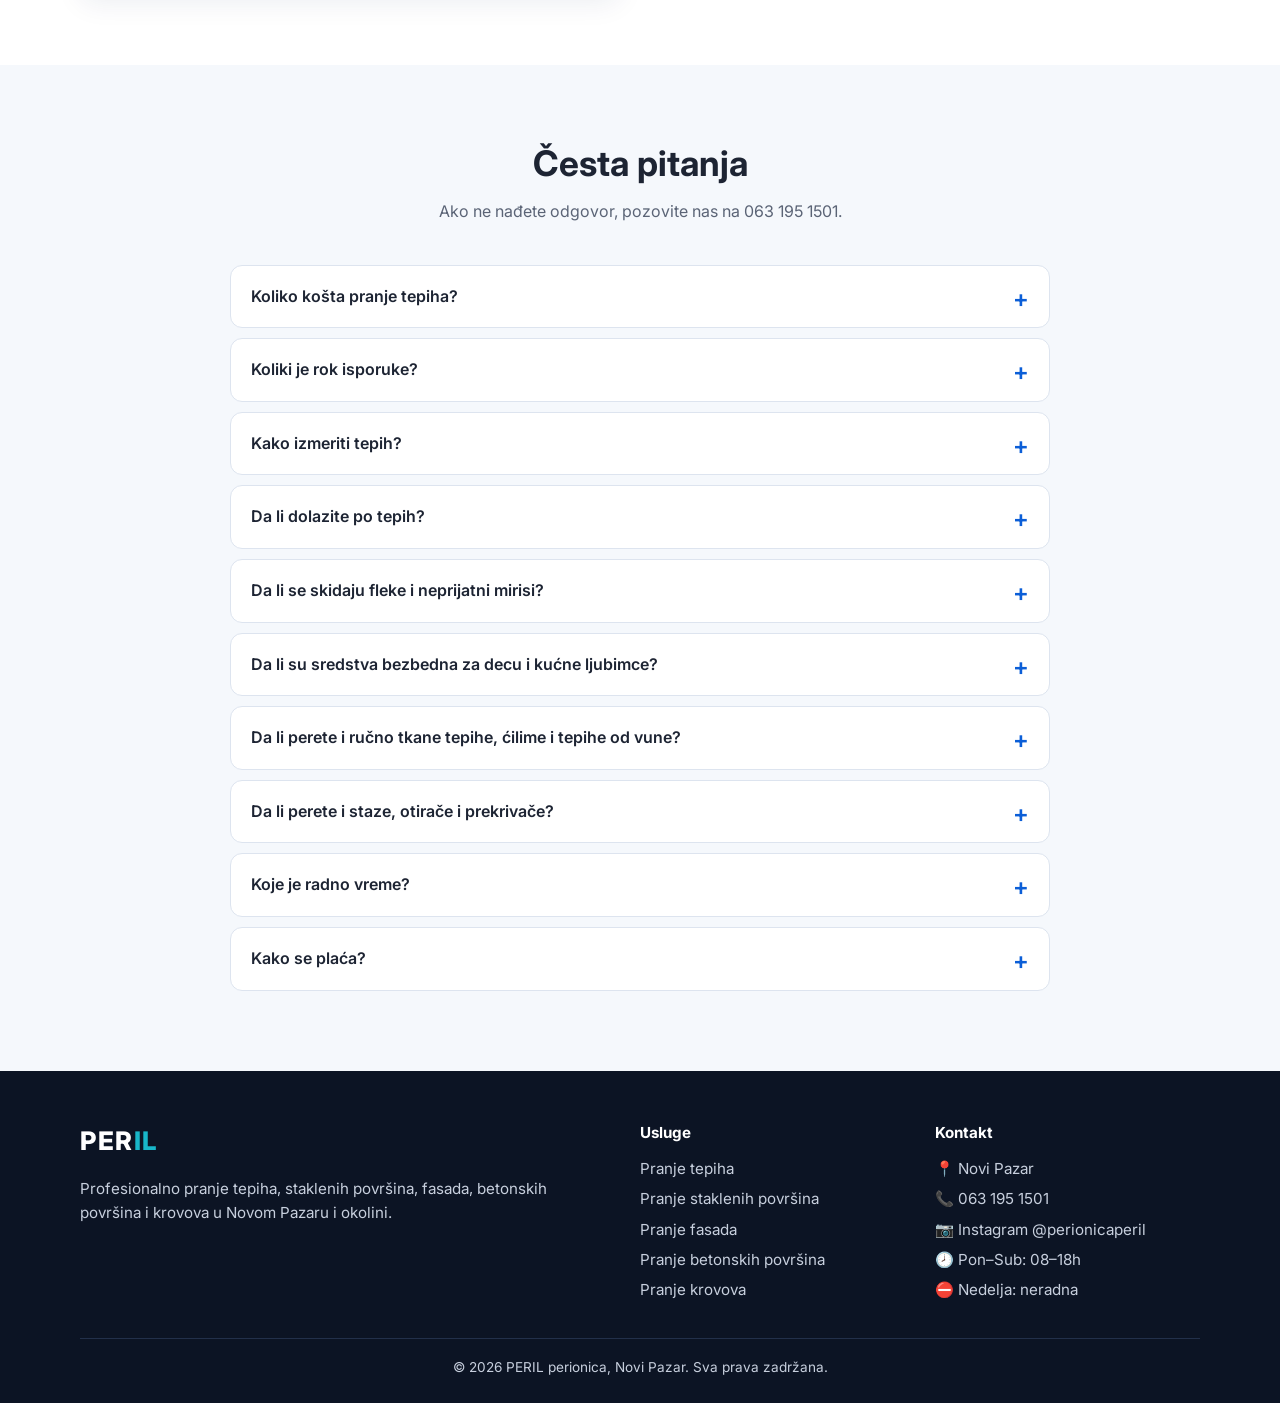
<file: pranje-tepiha.html>
<!DOCTYPE html>
<html lang="sr-Latn">
<head>
  <meta charset="UTF-8">
  <meta name="viewport" content="width=device-width, initial-scale=1">
  <title>Pranje tepiha Novi Pazar | 190 din/m² | Poručite online | PERIL</title>
  <meta name="description" content="Pranje tepiha u Novom Pazaru: 190 din/m², ili 220 din/m² sa preuzimanjem i dostavom. Rok 1-2 dana. Izračunajte cenu i poručite online.">
  <link rel="preconnect" href="https://fonts.googleapis.com">
  <link href="https://fonts.googleapis.com/css2?family=Inter:wght@400;500;600;700;800&display=swap" rel="stylesheet">
  <link rel="stylesheet" href="assets/css/style.css">
</head>
<body>
<header class="header">
  <div class="container">
    <a href="index.html" class="logo">PER<span>IL</span></a>
    <button class="nav-toggle" aria-label="Meni" aria-expanded="false">☰</button>
    <nav class="nav">
      <ul>
        <li><a href="index.html">Početna</a></li>
        <li><a href="pranje-tepiha.html" class="aktivan">Pranje tepiha</a></li>
        <li><a href="pranje-staklenih-povrsina.html">Staklene površine</a></li>
        <li><a href="pranje-fasada.html">Fasade</a></li>
        <li><a href="pranje-betonskih-povrsina.html">Betonske površine</a></li>
        <li><a href="pranje-krovova.html">Krovovi</a></li>
        <li><a href="blog.html">Blog</a></li>
      </ul>
    </nav>
  </div>
</header>

<section class="hero mali">
  <div class="container">
    <h1>Pranje tepiha u Novom Pazaru</h1>
    <p>Dubinsko mašinsko pranje, ispiranje i sušenje. Rok isporuke 1–2 dana. Dolazimo po tepih i vraćamo ga čistog na vašu adresu.</p>
    <div class="hero-oznake">
      <span class="oznaka">✓ Rok isporuke 1–2 dana</span>
      <span class="oznaka">⛔ Nedelja neradna</span>
      <span class="oznaka">🚚 Preuzimanje na adresi</span>
    </div>
  </div>
</section>

<section id="kalkulator">
  <div class="container">
    <div class="dve-kolone">
      <form class="panel forma-poruka" id="porudzbina" data-usluga="Pranje tepiha" novalidate>
        <h3 style="font-size:1.4rem">🧺 Poručite pranje tepiha</h3>
        <p style="color:var(--siva);margin-top:-6px">Unesite dimenzije, odmah vidite cenu i pošaljite porudžbinu. Sve na jednom mestu.</p>

        <div class="korak"><span class="broj-koraka">1</span> Dimenzije tepiha (u metrima)</div>
        <div class="tepisi-lista"></div>
        <button type="button" class="dodaj-tepih">+ Dodaj još jedan tepih</button>

        <div class="korak"><span class="broj-koraka">2</span> Preuzimanje</div>
        <label class="kvacica">
          <input type="checkbox" id="preuzimanje">
          <span><strong>Želim da preuzmete tepih kod mene kući</strong><br><small>Preuzimanje i vraćanje na adresu: 220 din/m² umesto 190 din/m²</small></span>
        </label>

        <div class="korak"><span class="broj-koraka">3</span> Vaši podaci</div>
        <div class="red">
          <div class="polje"><label>Ime *</label><input type="text" data-label="Ime" required></div>
          <div class="polje"><label>Prezime *</label><input type="text" data-label="Prezime" required></div>
        </div>
        <div class="polje"><label>Adresa *</label><input type="text" data-label="Adresa" placeholder="Ulica i broj, mesto" required></div>
        <div class="polje"><label>Broj telefona *</label><input type="tel" data-label="Telefon" placeholder="06x xxx xxxx" required></div>

        <div class="rezultat" style="margin-bottom:16px">
          <div>Cena vaše porudžbine</div>
          <div class="iznos" id="iznos">0 din</div>
          <div class="detalji" id="detalji"></div>
        </div>

        <div class="slanje">
          <button type="submit" name="kanal" value="whatsapp" class="btn btn-wa">Poruči preko WhatsApp-a</button>
          <button type="submit" name="kanal" value="sms" class="btn btn-plavo">Poruči putem SMS-a</button>
        </div>
        <small class="napomena-slanje">Otvoriće se vaša aplikacija sa već napisanom porukom, samo pritisnite „Pošalji”.</small>
      </form>
      <div>
        <h2 style="margin-top:0">Cenovnik</h2>
        <table class="cene-tabela">
          <tr><td>Pranje tepiha (donosite sami)</td><td>190 din/m²</td></tr>
          <tr><td>Pranje tepiha + preuzimanje i dostava</td><td>220 din/m²</td></tr>
          <tr><td>Rok isporuke</td><td>1–2 dana</td></tr>
          <tr><td>Nedelja</td><td>neradna</td></tr>
        </table>
        <h3>Kako izgleda pranje?</h3>
        <ul class="lista-kvacica">
          <li>Usisavanje i izbijanje prašine iz dubine tepiha</li>
          <li>Mašinsko pranje profesionalnim sredstvima</li>
          <li>Temeljno ispiranje, bez ostataka deterdženta</li>
          <li>Ceđenje u centrifugi i sušenje u kontrolisanim uslovima</li>
          <li>Pakovanje i dostava čistog, mirisnog tepiha</li>
        </ul>
      </div>
    </div>
  </div>
</section>



<section class="sekcija-siva" id="faq">
  <div class="container">
    <div class="naslov-sekcije"><h2>Česta pitanja</h2><p>Ako ne nađete odgovor, pozovite nas na 063 195 1501.</p></div>
    <div class="faq">
      <details>
        <summary>Koliko košta pranje tepiha?</summary>
        <p>Pranje tepiha košta 190 din po kvadratnom metru ako tepih sami donesete, ili 220 din po kvadratnom metru ako mi dođemo po tepih i vratimo ga na vašu adresu. Tačnu cenu vidite u formi za porudžbinu iznad.</p>
      </details>
      <details>
        <summary>Koliki je rok isporuke?</summary>
        <p>Rok je 1 do 2 radna dana. U zimskom periodu i pri velikoj gužvi sušenje može da potraje malo duže, o čemu vas obaveštavamo unapred.</p>
      </details>
      <details>
        <summary>Kako izmeriti tepih?</summary>
        <p>Izmerite dužinu i širinu tepiha metrom (bez resa) i unesite ih u formu u metrima, npr. 2,5 x 1,7. Za okrugle tepihe unesite prečnik kao dužinu i širinu.</p>
      </details>
      <details>
        <summary>Da li dolazite po tepih?</summary>
        <p>Da. Ako u porudžbini označite opciju preuzimanja, cena je 220 din/m² i u nju je uključeno preuzimanje tepiha sa vaše adrese i vraćanje opranog tepiha.</p>
      </details>
      <details>
        <summary>Da li se skidaju fleke i neprijatni mirisi?</summary>
        <p>Pranjem se uklanja većina fleka i mirisa, uključujući i mirise kućnih ljubimaca. Kod nekih starih ili hemijskih fleka (boja, lak, kana) ne možemo garantovati potpuno uklanjanje, ali ćemo vam to reći pre pranja.</p>
      </details>
      <details>
        <summary>Da li su sredstva bezbedna za decu i kućne ljubimce?</summary>
        <p>Da. Koristimo profesionalna sredstva koja se potpuno ispiraju, pa su tepisi bezbedni za decu, bebe i ljubimce.</p>
      </details>
      <details>
        <summary>Da li perete i ručno tkane tepihe, ćilime i tepihe od vune?</summary>
        <p>Da. Vunene, ručno tkane tepihe i ćilime peremo posebnim, blažim postupkom kako bi zadržali boju i oblik.</p>
      </details>
      <details>
        <summary>Da li perete i staze, otirače i prekrivače?</summary>
        <p>Da, peremo staze, otirače, prekrivače i slične tekstilne predmete. Cena se računa po kvadratu kao i za tepihe.</p>
      </details>
      <details>
        <summary>Koje je radno vreme?</summary>
        <p>Radimo od ponedeljka do subote. Nedelja je neradna.</p>
      </details>
      <details>
        <summary>Kako se plaća?</summary>
        <p>Plaćanje je gotovinom pri preuzimanju opranog tepiha. Za firme izdajemo račun.</p>
      </details>
    </div>
  </div>
</section>

<footer class="footer">
  <div class="container">
    <div class="footer-grid">
      <div>
        <a href="index.html" class="logo">PER<span>IL</span></a>
        <p>Profesionalno pranje tepiha, staklenih površina, fasada, betonskih površina i krovova u Novom Pazaru i okolini.</p>
      </div>
      <div>
        <h4>Usluge</h4>
        <ul>
          <li><a href="pranje-tepiha.html">Pranje tepiha</a></li>
          <li><a href="pranje-staklenih-povrsina.html">Pranje staklenih površina</a></li>
          <li><a href="pranje-fasada.html">Pranje fasada</a></li>
          <li><a href="pranje-betonskih-povrsina.html">Pranje betonskih površina</a></li>
          <li><a href="pranje-krovova.html">Pranje krovova</a></li>
        </ul>
      </div>
      <div>
        <h4>Kontakt</h4>
        <ul>
          <li>📍 Novi Pazar</li>
          <li>📞 <a href="tel:+381631951501">063 195 1501</a></li>
          <li>📷 <a href="https://www.instagram.com/perionicaperil/" target="_blank" rel="noopener">Instagram @perionicaperil</a></li>
          <li>🕗 Pon–Sub: 08–18h</li>
          <li>⛔ Nedelja: neradna</li>
        </ul>
      </div>
    </div>
    <div class="dno">© <span id="godina">2026</span> PERIL perionica, Novi Pazar. Sva prava zadržana.</div>
  </div>
</footer>
<script src="assets/js/main.js"></script>
</body>
</html>
</file>
<file: assets/css/style.css>
:root {
  --plava: #0b5ed7;
  --plava-tamna: #083b8a;
  --tirkiz: #18b6c9;
  --tekst: #1d2433;
  --siva: #5b6476;
  --pozadina: #f5f8fc;
  --bela: #ffffff;
  --ivica: #dde4ef;
  --radius: 14px;
  --senka: 0 8px 28px rgba(16, 42, 92, 0.08);
}

* { box-sizing: border-box; }
html { scroll-behavior: smooth; }
body {
  margin: 0;
  font-family: "Inter", system-ui, -apple-system, "Segoe UI", Roboto, sans-serif;
  color: var(--tekst);
  background: var(--bela);
  line-height: 1.6;
}
img { max-width: 100%; display: block; }
a { color: var(--plava); }
.container { width: min(1120px, 100% - 32px); margin-inline: auto; }

/* Header */
.header {
  position: sticky; top: 0; z-index: 50;
  background: rgba(255,255,255,0.95);
  backdrop-filter: blur(8px);
  border-bottom: 1px solid var(--ivica);
}
.header .container { display: flex; align-items: center; justify-content: space-between; height: 70px; }
.logo { font-weight: 800; font-size: 1.6rem; letter-spacing: 0.06em; color: var(--plava-tamna); text-decoration: none; }
.logo span { color: var(--tirkiz); }
.nav ul { list-style: none; display: flex; gap: 4px; margin: 0; padding: 0; }
.nav a {
  display: block; padding: 8px 12px; border-radius: 8px;
  text-decoration: none; color: var(--tekst); font-weight: 500; font-size: 0.95rem;
}
.nav a:hover, .nav a.aktivan { background: var(--pozadina); color: var(--plava); }
.nav-toggle { display: none; background: none; border: 0; font-size: 1.8rem; cursor: pointer; color: var(--tekst); }

@media (max-width: 960px) {
  .nav-toggle { display: block; }
  .nav { position: absolute; top: 70px; left: 0; right: 0; background: var(--bela); border-bottom: 1px solid var(--ivica); display: none; }
  .nav.otvoren { display: block; }
  .nav ul { flex-direction: column; padding: 12px 16px; }
}

/* Dugmad */
.btn {
  display: inline-block; padding: 14px 26px; border-radius: 999px;
  font-weight: 700; text-decoration: none; border: 0; cursor: pointer; font-size: 1rem;
  transition: transform .15s, box-shadow .15s;
}
.btn:hover { transform: translateY(-2px); }
.btn-primarno { background: var(--tirkiz); color: #fff; box-shadow: 0 6px 18px rgba(24,182,201,.35); }
.btn-sekundarno { background: transparent; color: #fff; border: 2px solid rgba(255,255,255,.7); }
.btn-plavo { background: var(--plava); color: #fff; }

/* Hero */
.hero {
  background: linear-gradient(135deg, var(--plava-tamna), var(--plava) 60%, var(--tirkiz));
  color: #fff; padding: 90px 0 100px;
}
.hero.mali { padding: 60px 0 64px; }
.hero h1 { font-size: clamp(2rem, 5vw, 3.2rem); line-height: 1.15; margin: 0 0 16px; }
.hero p { font-size: 1.15rem; max-width: 620px; opacity: .92; margin: 0 0 28px; }
.hero .akcije { display: flex; flex-wrap: wrap; gap: 12px; }
.hero-oznake { display: flex; flex-wrap: wrap; gap: 10px; margin-top: 28px; }
.oznaka { background: rgba(255,255,255,.15); padding: 6px 14px; border-radius: 999px; font-size: .9rem; }

/* Sekcije */
section { padding: 70px 0; }
.sekcija-siva { background: var(--pozadina); }
.naslov-sekcije { text-align: center; margin-bottom: 40px; }
.naslov-sekcije h2 { font-size: clamp(1.6rem, 3.5vw, 2.2rem); margin: 0 0 8px; }
.naslov-sekcije p { color: var(--siva); margin: 0; }

.kartice { display: grid; grid-template-columns: repeat(auto-fit, minmax(240px, 1fr)); gap: 20px; }
.kartica {
  background: var(--bela); border: 1px solid var(--ivica); border-radius: var(--radius);
  padding: 26px; box-shadow: var(--senka); text-decoration: none; color: inherit;
  display: flex; flex-direction: column; transition: transform .15s;
}
a.kartica:hover { transform: translateY(-4px); }
.kartica .ikona { font-size: 2.2rem; margin-bottom: 10px; }
.kartica h3 { margin: 0 0 8px; }
.kartica p { color: var(--siva); margin: 0 0 14px; flex: 1; }
.kartica .vise { font-weight: 700; color: var(--plava); }

.info-traka { display: grid; grid-template-columns: repeat(auto-fit, minmax(200px, 1fr)); gap: 16px; }
.info-stavka { background: var(--bela); border-radius: var(--radius); padding: 20px; border-left: 4px solid var(--tirkiz); box-shadow: var(--senka); }
.info-stavka strong { display: block; font-size: 1.1rem; }
.info-stavka span { color: var(--siva); font-size: .95rem; }

.dve-kolone { display: grid; grid-template-columns: 1fr 1fr; gap: 40px; align-items: start; }
@media (max-width: 860px) { .dve-kolone { grid-template-columns: 1fr; } }

.lista-kvacica { list-style: none; padding: 0; margin: 0; }
.lista-kvacica li { padding-left: 30px; position: relative; margin-bottom: 10px; }
.lista-kvacica li::before { content: "✓"; position: absolute; left: 0; color: var(--tirkiz); font-weight: 800; }

/* Kalkulator i forme */
.panel { background: var(--bela); border: 1px solid var(--ivica); border-radius: var(--radius); padding: 28px; box-shadow: var(--senka); }
.panel h3 { margin-top: 0; }
.polje { margin-bottom: 16px; }
.polje label { display: block; font-weight: 600; margin-bottom: 6px; font-size: .95rem; }
.polje input[type=text], .polje input[type=tel], .polje input[type=number], .polje textarea {
  width: 100%; padding: 12px 14px; border: 1px solid var(--ivica); border-radius: 10px; font: inherit; background: #fff;
}
.polje input:focus, .polje textarea:focus { outline: 2px solid var(--tirkiz); border-color: transparent; }
.polje small { color: var(--siva); }
.red { display: grid; grid-template-columns: 1fr 1fr; gap: 12px; }
@media (max-width: 480px) { .red { grid-template-columns: 1fr; } }
.kvacica { display: flex; gap: 10px; align-items: flex-start; background: var(--pozadina); padding: 14px; border-radius: 10px; cursor: pointer; margin-bottom: 16px; }
.kvacica input { width: 20px; height: 20px; margin-top: 2px; accent-color: var(--plava); }

.tepisi-lista .tepih { display: grid; grid-template-columns: 1fr 1fr auto; gap: 10px; align-items: end; margin-bottom: 10px; }
.tepih .ukloni { background: none; border: 1px solid var(--ivica); border-radius: 10px; height: 46px; width: 46px; cursor: pointer; font-size: 1.2rem; color: var(--siva); }
.dodaj-tepih { background: none; border: 1px dashed var(--plava); color: var(--plava); padding: 10px 16px; border-radius: 10px; cursor: pointer; font-weight: 600; margin-bottom: 18px; }

.rezultat { background: linear-gradient(135deg, var(--plava-tamna), var(--plava)); color: #fff; border-radius: var(--radius); padding: 22px; }
.rezultat .iznos { font-size: 2.2rem; font-weight: 800; }
.rezultat .detalji { opacity: .85; font-size: .95rem; }

.cene-tabela { width: 100%; border-collapse: collapse; margin: 16px 0; }
.cene-tabela td { padding: 12px 0; border-bottom: 1px solid var(--ivica); }
.cene-tabela td:last-child { text-align: right; font-weight: 700; color: var(--plava); }

/* FAQ */
.faq { max-width: 820px; margin-inline: auto; }
.faq details { background: var(--bela); border: 1px solid var(--ivica); border-radius: 12px; margin-bottom: 10px; padding: 0 20px; }
.faq summary { cursor: pointer; padding: 18px 0; font-weight: 600; list-style: none; position: relative; padding-right: 30px; }
.faq summary::-webkit-details-marker { display: none; }
.faq summary::after { content: "+"; position: absolute; right: 0; top: 14px; font-size: 1.5rem; color: var(--plava); }
.faq details[open] summary::after { content: "–"; }
.faq details p { margin: 0 0 18px; color: var(--siva); }

/* CTA traka */
.cta-traka { background: var(--plava-tamna); color: #fff; text-align: center; }
.cta-traka h2 { margin-top: 0; }

/* Blog */
.blog-kartica .datum { font-size: .85rem; color: var(--siva); margin-bottom: 6px; }

/* Footer */
.footer { background: #0c1424; color: #c7cfdd; padding: 50px 0 24px; font-size: .95rem; }
.footer a { color: #c7cfdd; text-decoration: none; }
.footer a:hover { color: #fff; }
.footer-grid { display: grid; grid-template-columns: 2fr 1fr 1fr; gap: 30px; }
@media (max-width: 760px) { .footer-grid { grid-template-columns: 1fr; } }
.footer h4 { color: #fff; margin: 0 0 12px; }
.footer ul { list-style: none; padding: 0; margin: 0; }
.footer li { margin-bottom: 6px; }
.footer .dno { border-top: 1px solid #22304a; margin-top: 30px; padding-top: 18px; text-align: center; font-size: .85rem; }
.footer .logo { color: #fff; }

.poruka-ok { background: #e7f8ef; border: 1px solid #9fdcb9; color: #1c6b40; padding: 14px; border-radius: 10px; }

/* Slanje poruke */
.slanje { display: grid; grid-template-columns: 1fr 1fr; gap: 10px; }
@media (max-width: 480px) { .slanje { grid-template-columns: 1fr; } }
.btn-wa { background: #25d366; color: #fff; }
.napomena-slanje { display: block; text-align: center; color: var(--siva); margin-top: 10px; font-size: .85rem; }
.polje small { display: block; margin-top: 6px; }
.polje input[type=file] { width: 100%; padding: 10px; border: 1px dashed var(--ivica); border-radius: 10px; background: var(--pozadina); font: inherit; font-size: .9rem; }
.polje input.greska { border-color: #d93636; background: #fff5f5; }
.slanje .btn { padding: 14px 16px; }
.korak { display: flex; align-items: center; gap: 10px; font-weight: 700; margin: 22px 0 12px; }
.broj-koraka { width: 28px; height: 28px; border-radius: 50%; background: var(--plava); color: #fff; display: inline-grid; place-items: center; font-size: .9rem; flex-shrink: 0; }
</file>
